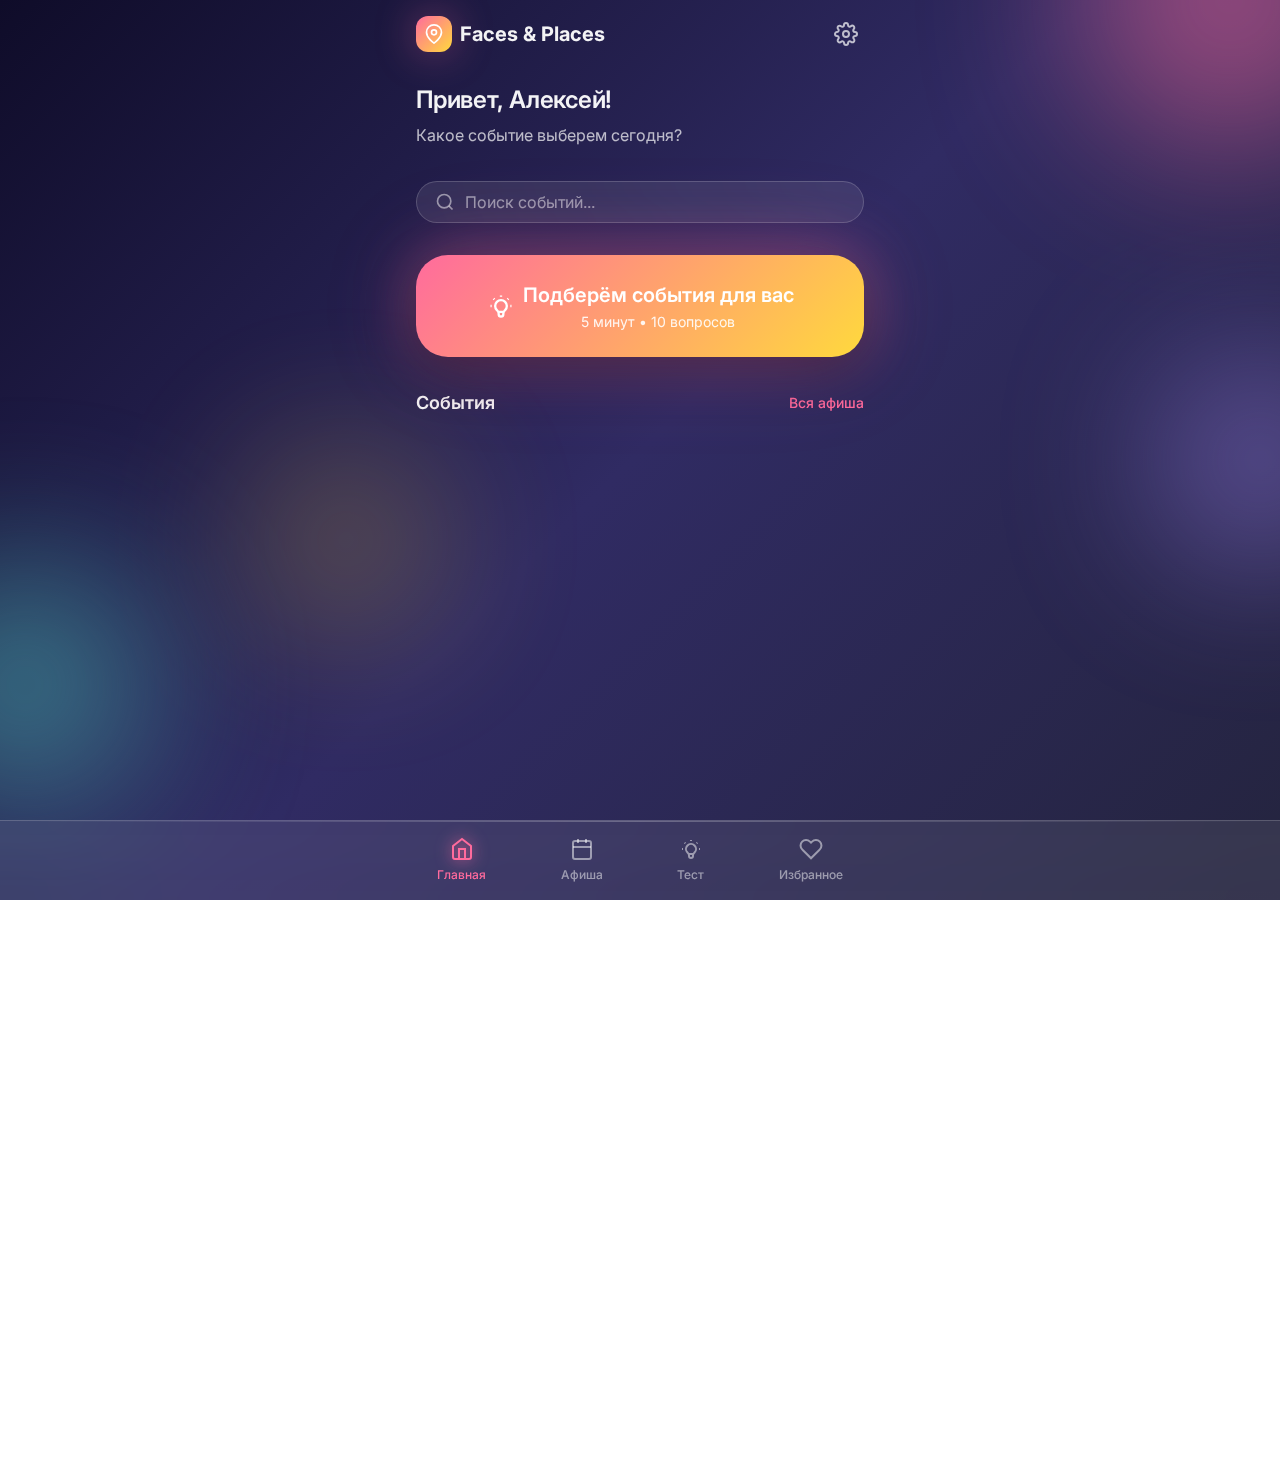
<file: index.html>
<!DOCTYPE html>
<html lang="ru">
<head>
  <meta charset="UTF-8">
  <meta name="viewport" content="width=device-width, initial-scale=1.0, viewport-fit=cover">
  <title>Faces & Places - Главная</title>
  <link rel="stylesheet" href="css/styles.css">
  <link rel="preconnect" href="https://fonts.googleapis.com">
  <link rel="preconnect" href="https://fonts.gstatic.com" crossorigin>
  <link href="https://fonts.googleapis.com/css2?family=Inter:wght@400;500;600;700&display=swap" rel="stylesheet">
</head>
<body>
  <!-- Animated background orbs -->
  <div class="bg-orbs">
    <div class="orb orb-1"></div>
    <div class="orb orb-2"></div>
    <div class="orb orb-3"></div>
    <div class="orb orb-4"></div>
  </div>

  <div class="page has-bottom-nav">
    <div class="container">

      <!-- Header -->
      <header class="page-header">
        <div class="logo">
          <div class="logo-icon">
            <svg width="20" height="20" viewBox="0 0 24 24" fill="none" stroke="currentColor" stroke-width="2">
              <path d="M21 10c0 7-9 13-9 13s-9-6-9-13a9 9 0 0 1 18 0z"/>
              <circle cx="12" cy="10" r="3"/>
            </svg>
          </div>
          <span>Faces & Places</span>
        </div>
        <a href="settings.html" class="btn btn-ghost btn-icon-sm">
          <svg width="24" height="24" viewBox="0 0 24 24" fill="none" stroke="currentColor" stroke-width="2">
            <circle cx="12" cy="12" r="3"/>
            <path d="M19.4 15a1.65 1.65 0 0 0 .33 1.82l.06.06a2 2 0 0 1 0 2.83 2 2 0 0 1-2.83 0l-.06-.06a1.65 1.65 0 0 0-1.82-.33 1.65 1.65 0 0 0-1 1.51V21a2 2 0 0 1-2 2 2 2 0 0 1-2-2v-.09A1.65 1.65 0 0 0 9 19.4a1.65 1.65 0 0 0-1.82.33l-.06.06a2 2 0 0 1-2.83 0 2 2 0 0 1 0-2.83l.06-.06a1.65 1.65 0 0 0 .33-1.82 1.65 1.65 0 0 0-1.51-1H3a2 2 0 0 1-2-2 2 2 0 0 1 2-2h.09A1.65 1.65 0 0 0 4.6 9a1.65 1.65 0 0 0-.33-1.82l-.06-.06a2 2 0 0 1 0-2.83 2 2 0 0 1 2.83 0l.06.06a1.65 1.65 0 0 0 1.82.33H9a1.65 1.65 0 0 0 1-1.51V3a2 2 0 0 1 2-2 2 2 0 0 1 2 2v.09a1.65 1.65 0 0 0 1 1.51 1.65 1.65 0 0 0 1.82-.33l.06-.06a2 2 0 0 1 2.83 0 2 2 0 0 1 0 2.83l-.06.06a1.65 1.65 0 0 0-.33 1.82V9a1.65 1.65 0 0 0 1.51 1H21a2 2 0 0 1 2 2 2 2 0 0 1-2 2h-.09a1.65 1.65 0 0 0-1.51 1z"/>
          </svg>
        </a>
      </header>

      <div class="page-content">

        <!-- Greeting -->
        <section class="section">
          <h1 class="heading-3 mb-sm">Привет, Алексей!</h1>
          <p class="text-muted">Какое событие выберем сегодня?</p>
        </section>

        <!-- Search -->
        <section class="section">
          <a href="places.html" class="search-bar">
            <span class="icon">
              <svg width="20" height="20" viewBox="0 0 24 24" fill="none" stroke="currentColor" stroke-width="2">
                <circle cx="11" cy="11" r="8"/>
                <path d="m21 21-4.35-4.35"/>
              </svg>
            </span>
            <input type="text" placeholder="Поиск событий..." readonly>
          </a>
        </section>

        <!-- CTA: Take the test - STANDOUT -->
        <section class="section">
          <a href="test.html" class="btn btn-cta btn-full">
            <svg width="28" height="28" viewBox="0 0 24 24" fill="none" stroke="currentColor" stroke-width="2">
              <path d="M9.663 17h4.673M12 3v1m6.364 1.636l-.707.707M21 12h-1M4 12H3m3.343-5.657l-.707-.707m2.828 9.9a5 5 0 117.072 0l-.548.547A3.374 3.374 0 0014 18.469V19a2 2 0 11-4 0v-.531c0-.895-.356-1.754-.988-2.386l-.548-.547z"/>
            </svg>
            <span class="flex flex-col items-center">
              <span style="font-size: 1.25rem;">Подберём события для вас</span>
              <span style="font-size: 0.875rem; opacity: 0.9; font-weight: 400;">5 минут • 10 вопросов</span>
            </span>
          </a>
        </section>

        <!-- Collections Mosaic (Categories + Favorites + Popular) -->
        <section class="section">
          <div class="section-header">
            <h2 class="section-title">События</h2>
            <a href="places.html" class="section-link">Вся афиша</a>
          </div>

          <div class="mosaic-grid stagger-children">
            <!-- Favorites - Tall card -->
            <a href="favorites.html" class="mosaic-item mosaic-item-tall mosaic-item-favorites">
              <div class="mosaic-bg" style="background: linear-gradient(135deg, rgba(255,107,157,0.4) 0%, rgba(167,139,250,0.4) 100%);"></div>
              <div class="mosaic-content" style="height: 100%; display: flex; flex-direction: column; justify-content: space-between; background: linear-gradient(to top, rgba(0,0,0,0.5) 0%, transparent 50%);">
                <div class="mosaic-icon">❤️</div>
                <div>
                  <div class="mosaic-title">Избранное</div>
                  <div class="mosaic-count">3 события</div>
                </div>
              </div>
            </a>

            <!-- Theatre -->
            <a href="places.html?category=theatre" class="mosaic-item">
              <div class="mosaic-bg" style="background: linear-gradient(135deg, #a78bfa 0%, #818cf8 100%);"></div>
              <div class="mosaic-content">
                <div class="mosaic-icon">🎭</div>
                <div class="mosaic-title">Театр</div>
                <div class="mosaic-count">24 спектакля</div>
              </div>
            </a>

            <!-- Cinema -->
            <a href="places.html?category=cinema" class="mosaic-item">
              <div class="mosaic-bg" style="background: linear-gradient(135deg, #ff9a56 0%, #ff6b6b 100%);"></div>
              <div class="mosaic-content">
                <div class="mosaic-icon">🎬</div>
                <div class="mosaic-title">Кино</div>
                <div class="mosaic-count">18 фильмов</div>
              </div>
            </a>

            <!-- Popular - Wide card -->
            <a href="places.html?filter=popular" class="mosaic-item mosaic-item-wide mosaic-item-popular">
              <div class="mosaic-bg" style="background: linear-gradient(135deg, rgba(78,205,196,0.5) 0%, rgba(96,165,250,0.5) 100%);"></div>
              <div class="mosaic-content" style="display: flex; align-items: center; gap: var(--space-md); background: linear-gradient(to top, rgba(0,0,0,0.4) 0%, transparent 100%);">
                <div class="mosaic-icon" style="margin-bottom: 0;">🔥</div>
                <div>
                  <div class="mosaic-title">Популярное</div>
                  <div class="mosaic-count">Топ-10 событий недели</div>
                </div>
              </div>
            </a>

            <!-- Quests - Tall card -->
            <a href="places.html?category=quest" class="mosaic-item mosaic-item-tall">
              <div class="mosaic-bg" style="background: linear-gradient(135deg, #4ade80 0%, #22d3ee 100%);"></div>
              <div class="mosaic-content" style="height: 100%; display: flex; flex-direction: column; justify-content: space-between; background: linear-gradient(to top, rgba(0,0,0,0.5) 0%, transparent 50%);">
                <div class="mosaic-icon">🔐</div>
                <div>
                  <div class="mosaic-title">Квесты</div>
                  <div class="mosaic-count">32 квеста</div>
                </div>
              </div>
            </a>

            <!-- Concerts -->
            <a href="places.html?category=concert" class="mosaic-item">
              <div class="mosaic-bg" style="background: linear-gradient(135deg, #f472b6 0%, #fb7185 100%);"></div>
              <div class="mosaic-content">
                <div class="mosaic-icon">🎤</div>
                <div class="mosaic-title">Концерты</div>
                <div class="mosaic-count">15 событий</div>
              </div>
            </a>

            <!-- Stand-up -->
            <a href="places.html?category=standup" class="mosaic-item">
              <div class="mosaic-bg" style="background: linear-gradient(135deg, #fbbf24 0%, #f97316 100%);"></div>
              <div class="mosaic-content">
                <div class="mosaic-icon">🎙️</div>
                <div class="mosaic-title">Стендап</div>
                <div class="mosaic-count">8 шоу</div>
              </div>
            </a>

            <!-- Exhibitions -->
            <a href="places.html?category=exhibition" class="mosaic-item">
              <div class="mosaic-bg" style="background: linear-gradient(135deg, #67e8f9 0%, #a5b4fc 100%);"></div>
              <div class="mosaic-content">
                <div class="mosaic-icon">🖼️</div>
                <div class="mosaic-title">Выставки</div>
                <div class="mosaic-count">12 выставок</div>
              </div>
            </a>
          </div>
        </section>

      </div>
    </div>

    <!-- Bottom Navigation -->
    <nav class="nav-bottom">
      <div class="nav-bottom-inner">
        <a href="index.html" class="nav-item active">
          <svg width="24" height="24" viewBox="0 0 24 24" fill="none" stroke="currentColor" stroke-width="2">
            <path d="m3 9 9-7 9 7v11a2 2 0 0 1-2 2H5a2 2 0 0 1-2-2z"/>
            <polyline points="9 22 9 12 15 12 15 22"/>
          </svg>
          <span class="nav-item-label">Главная</span>
        </a>
        <a href="places.html" class="nav-item">
          <svg width="24" height="24" viewBox="0 0 24 24" fill="none" stroke="currentColor" stroke-width="2">
            <rect x="3" y="4" width="18" height="18" rx="2" ry="2"/>
            <line x1="16" y1="2" x2="16" y2="6"/>
            <line x1="8" y1="2" x2="8" y2="6"/>
            <line x1="3" y1="10" x2="21" y2="10"/>
          </svg>
          <span class="nav-item-label">Афиша</span>
        </a>
        <a href="test.html" class="nav-item">
          <svg width="24" height="24" viewBox="0 0 24 24" fill="none" stroke="currentColor" stroke-width="2">
            <path d="M9.663 17h4.673M12 3v1m6.364 1.636l-.707.707M21 12h-1M4 12H3m3.343-5.657l-.707-.707m2.828 9.9a5 5 0 117.072 0l-.548.547A3.374 3.374 0 0014 18.469V19a2 2 0 11-4 0v-.531c0-.895-.356-1.754-.988-2.386l-.548-.547z"/>
          </svg>
          <span class="nav-item-label">Тест</span>
        </a>
        <a href="favorites.html" class="nav-item">
          <svg width="24" height="24" viewBox="0 0 24 24" fill="none" stroke="currentColor" stroke-width="2">
            <path d="M20.84 4.61a5.5 5.5 0 0 0-7.78 0L12 5.67l-1.06-1.06a5.5 5.5 0 0 0-7.78 7.78l1.06 1.06L12 21.23l7.78-7.78 1.06-1.06a5.5 5.5 0 0 0 0-7.78z"/>
          </svg>
          <span class="nav-item-label">Избранное</span>
        </a>
      </div>
    </nav>
  </div>
</body>
</html>
</file>
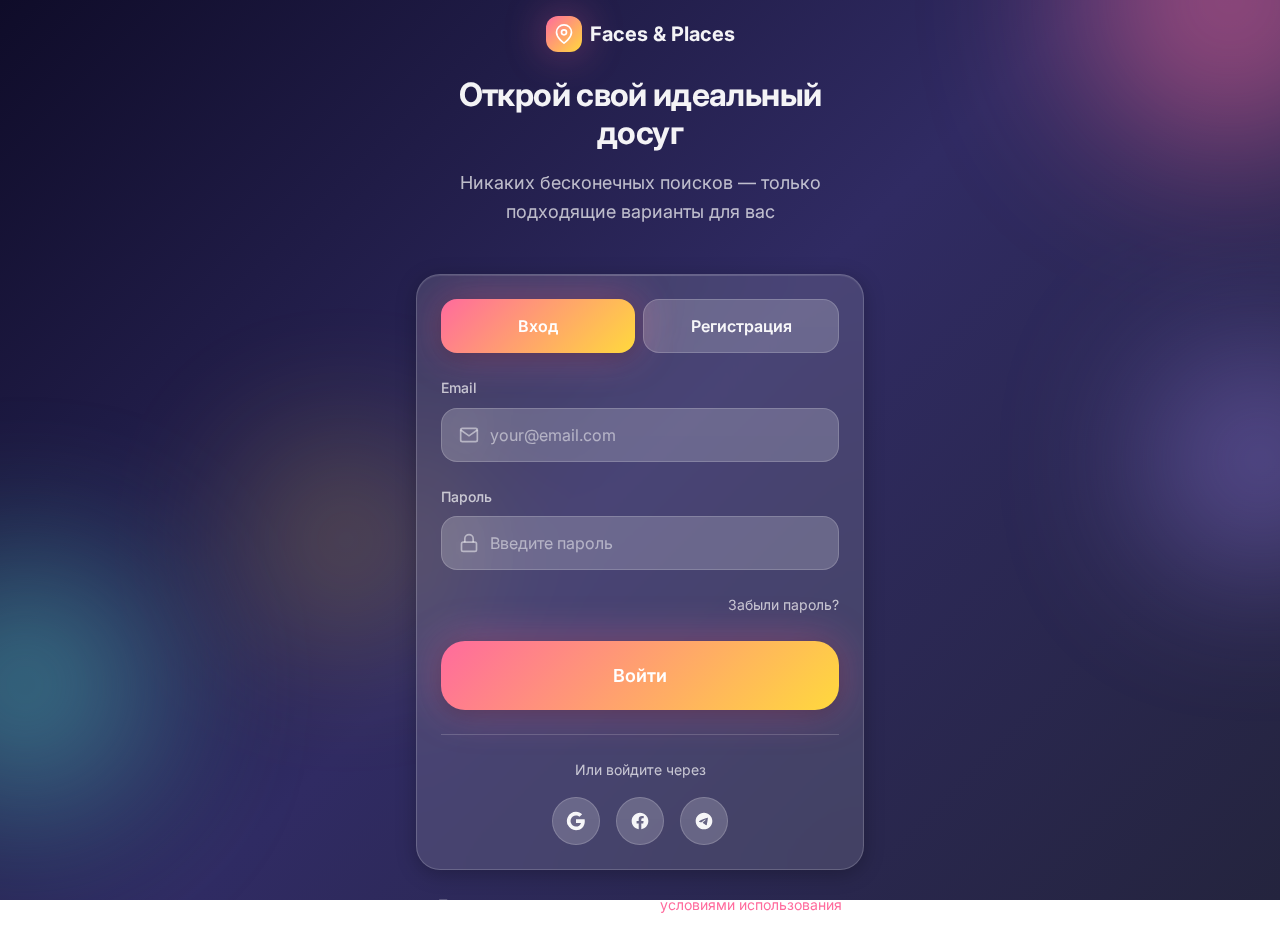
<file: auth.html>
<!DOCTYPE html>
<html lang="ru">
<head>
  <meta charset="UTF-8">
  <meta name="viewport" content="width=device-width, initial-scale=1.0, viewport-fit=cover">
  <title>Faces & Places - Вход</title>
  <link rel="stylesheet" href="css/styles.css">
  <link rel="preconnect" href="https://fonts.googleapis.com">
  <link rel="preconnect" href="https://fonts.gstatic.com" crossorigin>
  <link href="https://fonts.googleapis.com/css2?family=Inter:wght@400;500;600;700&display=swap" rel="stylesheet">
</head>
<body>
  <!-- Animated background orbs -->
  <div class="bg-orbs">
    <div class="orb orb-1"></div>
    <div class="orb orb-2"></div>
    <div class="orb orb-3"></div>
    <div class="orb orb-4"></div>
  </div>

  <div class="page">
    <div class="container">
      <div class="page-content flex flex-col justify-center" style="min-height: 100vh; min-height: 100dvh;">

        <!-- Logo & Intro -->
        <div class="text-center mb-2xl animate-fade-in">
          <div class="logo justify-center mb-lg">
            <div class="logo-icon">
              <svg width="20" height="20" viewBox="0 0 24 24" fill="none" stroke="currentColor" stroke-width="2">
                <path d="M21 10c0 7-9 13-9 13s-9-6-9-13a9 9 0 0 1 18 0z"/>
                <circle cx="12" cy="10" r="3"/>
              </svg>
            </div>
            <span>Faces & Places</span>
          </div>

          <h1 class="heading-2 mb-md">Открой свой идеальный досуг</h1>
          <p class="text-muted text-lg">
            Никаких бесконечных поисков — только подходящие варианты для вас
          </p>
        </div>

        <!-- Auth Form -->
        <div class="glass glass-strong p-lg animate-slide-up">
          <!-- Tabs -->
          <div class="flex gap-sm mb-lg">
            <button class="btn btn-primary flex-1">Вход</button>
            <button class="btn btn-secondary flex-1">Регистрация</button>
          </div>

          <!-- Login Form -->
          <form>
            <div class="form-group">
              <label class="form-label">Email</label>
              <div class="form-input-icon">
                <span class="icon">
                  <svg width="20" height="20" viewBox="0 0 24 24" fill="none" stroke="currentColor" stroke-width="2">
                    <path d="M4 4h16c1.1 0 2 .9 2 2v12c0 1.1-.9 2-2 2H4c-1.1 0-2-.9-2-2V6c0-1.1.9-2 2-2z"/>
                    <polyline points="22,6 12,13 2,6"/>
                  </svg>
                </span>
                <input type="email" class="form-input" placeholder="your@email.com">
              </div>
            </div>

            <div class="form-group">
              <label class="form-label">Пароль</label>
              <div class="form-input-icon">
                <span class="icon">
                  <svg width="20" height="20" viewBox="0 0 24 24" fill="none" stroke="currentColor" stroke-width="2">
                    <rect x="3" y="11" width="18" height="11" rx="2" ry="2"/>
                    <path d="M7 11V7a5 5 0 0 1 10 0v4"/>
                  </svg>
                </span>
                <input type="password" class="form-input" placeholder="Введите пароль">
              </div>
            </div>

            <a href="#" class="text-sm text-muted" style="display: block; text-align: right; margin-bottom: var(--space-lg);">
              Забыли пароль?
            </a>

            <button type="submit" class="btn btn-primary btn-lg btn-full">
              Войти
            </button>
          </form>

          <div class="divider"></div>

          <!-- Social Login -->
          <p class="text-center text-muted text-sm mb-md">Или войдите через</p>
          <div class="flex gap-md justify-center">
            <button class="btn btn-secondary btn-icon">
              <svg width="20" height="20" viewBox="0 0 24 24" fill="currentColor">
                <path d="M22.56 12.25c0-.78-.07-1.53-.2-2.25H12v4.26h5.92c-.26 1.37-1.04 2.53-2.21 3.31v2.77h3.57c2.08-1.92 3.28-4.74 3.28-8.09z"/>
                <path d="M12 23c2.97 0 5.46-.98 7.28-2.66l-3.57-2.77c-.98.66-2.23 1.06-3.71 1.06-2.86 0-5.29-1.93-6.16-4.53H2.18v2.84C3.99 20.53 7.7 23 12 23z"/>
                <path d="M5.84 14.09c-.22-.66-.35-1.36-.35-2.09s.13-1.43.35-2.09V7.07H2.18C1.43 8.55 1 10.22 1 12s.43 3.45 1.18 4.93l2.85-2.22.81-.62z"/>
                <path d="M12 5.38c1.62 0 3.06.56 4.21 1.64l3.15-3.15C17.45 2.09 14.97 1 12 1 7.7 1 3.99 3.47 2.18 7.07l3.66 2.84c.87-2.6 3.3-4.53 6.16-4.53z"/>
              </svg>
            </button>
            <button class="btn btn-secondary btn-icon">
              <svg width="20" height="20" viewBox="0 0 24 24" fill="currentColor">
                <path d="M12 2C6.477 2 2 6.477 2 12c0 4.991 3.657 9.128 8.438 9.879V14.89h-2.54V12h2.54V9.797c0-2.506 1.492-3.89 3.777-3.89 1.094 0 2.238.195 2.238.195v2.46h-1.26c-1.243 0-1.63.771-1.63 1.562V12h2.773l-.443 2.89h-2.33v6.989C18.343 21.129 22 16.99 22 12c0-5.523-4.477-10-10-10z"/>
              </svg>
            </button>
            <button class="btn btn-secondary btn-icon">
              <svg width="20" height="20" viewBox="0 0 24 24" fill="currentColor">
                <path d="M12 2C6.48 2 2 6.48 2 12s4.48 10 10 10 10-4.48 10-10S17.52 2 12 2zm4.64 6.8c-.15 1.58-.8 5.42-1.13 7.19-.14.75-.42 1-.68 1.03-.58.05-1.02-.38-1.58-.75-.88-.58-1.38-.94-2.23-1.5-.99-.65-.35-1.01.22-1.59.15-.15 2.71-2.48 2.76-2.69a.2.2 0 00-.05-.18c-.06-.05-.14-.03-.21-.02-.09.02-1.49.95-4.22 2.79-.4.27-.76.41-1.08.4-.36-.01-1.04-.2-1.55-.37-.63-.2-1.12-.31-1.08-.66.02-.18.27-.36.74-.55 2.92-1.27 4.86-2.11 5.83-2.51 2.78-1.16 3.35-1.36 3.73-1.36.08 0 .27.02.39.12.1.08.13.19.14.27-.01.06.01.24 0 .38z"/>
              </svg>
            </button>
          </div>
        </div>

        <!-- Footer -->
        <p class="text-center text-muted text-sm mt-lg">
          Продолжая, вы соглашаетесь с <a href="#" style="color: var(--color-accent-primary);">условиями использования</a>
        </p>

      </div>
    </div>
  </div>
</body>
</html>
</file>
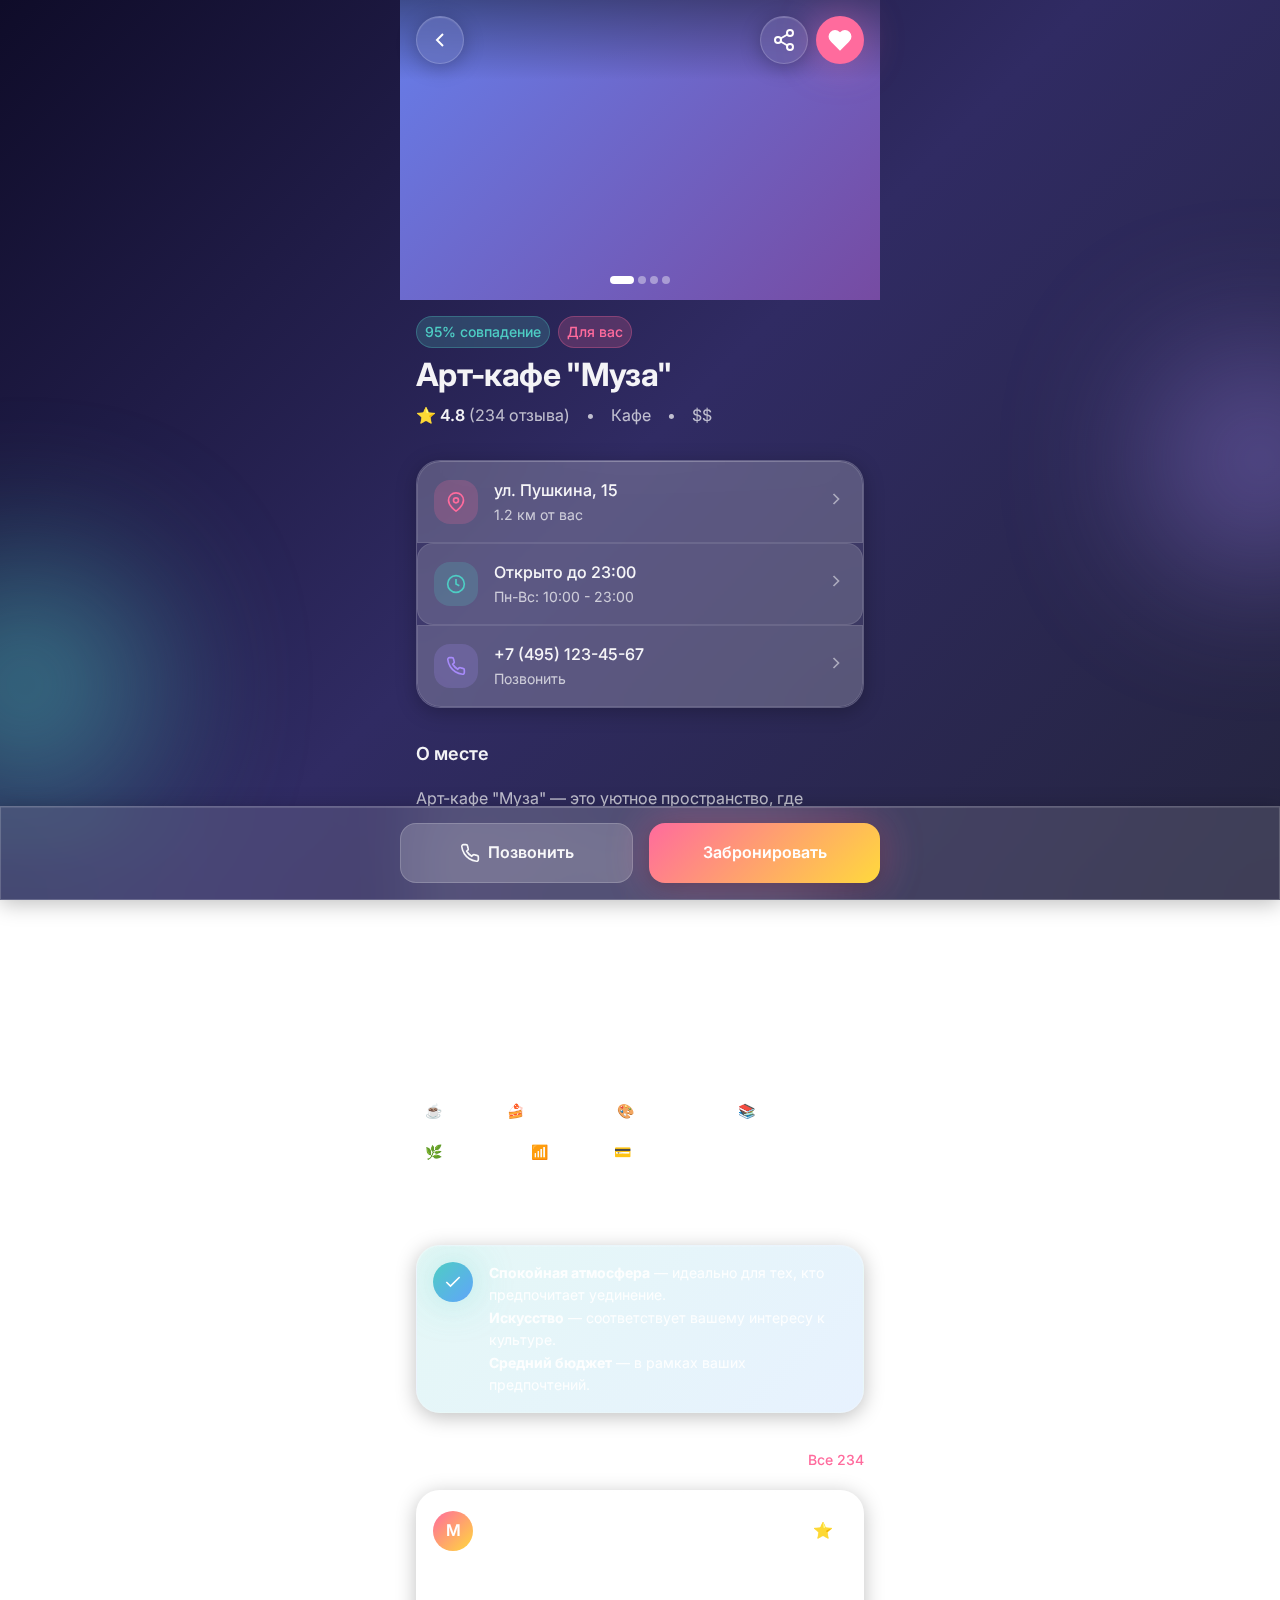
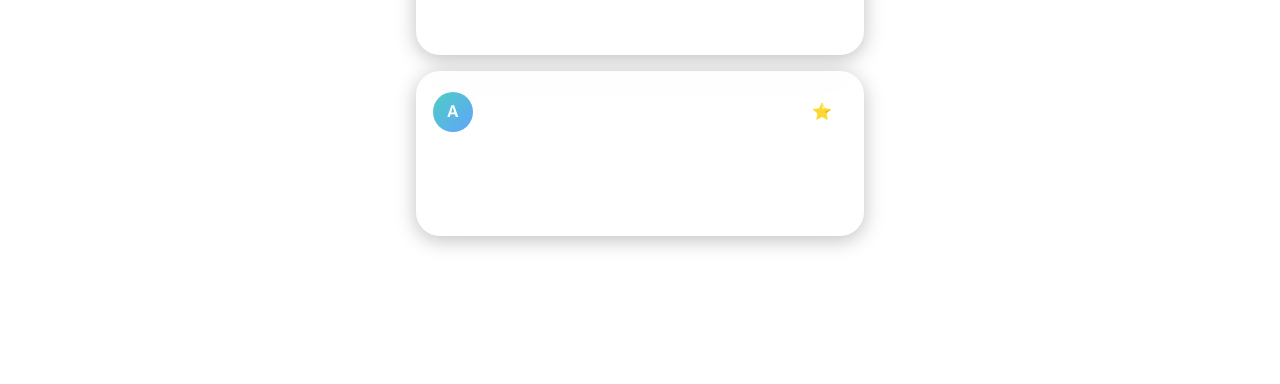
<file: card.html>
<!DOCTYPE html>
<html lang="ru">
<head>
  <meta charset="UTF-8">
  <meta name="viewport" content="width=device-width, initial-scale=1.0, viewport-fit=cover">
  <title>Faces & Places - Арт-кафе "Муза"</title>
  <link rel="stylesheet" href="css/styles.css">
  <link rel="preconnect" href="https://fonts.googleapis.com">
  <link rel="preconnect" href="https://fonts.gstatic.com" crossorigin>
  <link href="https://fonts.googleapis.com/css2?family=Inter:wght@400;500;600;700&display=swap" rel="stylesheet">
  <style>
    .card-hero {
      position: relative;
      height: 300px;
      margin: 0 calc(var(--space-md) * -1);
    }
    .card-hero-image {
      width: 100%;
      height: 100%;
      background: linear-gradient(135deg, #667eea 0%, #764ba2 100%);
    }
    .card-hero-overlay {
      position: absolute;
      top: 0;
      left: 0;
      right: 0;
      padding: var(--space-md);
      display: flex;
      justify-content: space-between;
      align-items: flex-start;
      background: linear-gradient(180deg, rgba(0,0,0,0.4) 0%, transparent 100%);
    }
    .card-hero-actions {
      display: flex;
      gap: var(--space-sm);
    }
    .gallery-dots {
      position: absolute;
      bottom: var(--space-md);
      left: 50%;
      transform: translateX(-50%);
      display: flex;
      gap: var(--space-xs);
    }
    .gallery-dot {
      width: 8px;
      height: 8px;
      border-radius: 50%;
      background: rgba(255,255,255,0.4);
      backdrop-filter: blur(4px);
    }
    .gallery-dot.active {
      background: white;
      width: 24px;
      border-radius: 4px;
    }
  </style>
</head>
<body>
  <!-- Animated background orbs -->
  <div class="bg-orbs">
    <div class="orb orb-2"></div>
    <div class="orb orb-3"></div>
  </div>

  <div class="page">
    <div class="container">

      <!-- Hero Image -->
      <div class="card-hero">
        <div class="card-hero-image"></div>
        <div class="card-hero-overlay">
          <a href="places.html" class="btn btn-icon glass" style="color: white;">
            <svg width="24" height="24" viewBox="0 0 24 24" fill="none" stroke="currentColor" stroke-width="2">
              <path d="m15 18-6-6 6-6"/>
            </svg>
          </a>
          <div class="card-hero-actions">
            <button class="btn btn-icon glass" style="color: white;">
              <svg width="24" height="24" viewBox="0 0 24 24" fill="none" stroke="currentColor" stroke-width="2">
                <circle cx="18" cy="5" r="3"/>
                <circle cx="6" cy="12" r="3"/>
                <circle cx="18" cy="19" r="3"/>
                <line x1="8.59" y1="13.51" x2="15.42" y2="17.49"/>
                <line x1="15.41" y1="6.51" x2="8.59" y2="10.49"/>
              </svg>
            </button>
            <button class="btn btn-icon" style="background: var(--color-accent-primary); color: white; box-shadow: var(--glow-primary);">
              <svg width="24" height="24" viewBox="0 0 24 24" fill="currentColor" stroke="currentColor" stroke-width="2">
                <path d="M20.84 4.61a5.5 5.5 0 0 0-7.78 0L12 5.67l-1.06-1.06a5.5 5.5 0 0 0-7.78 7.78l1.06 1.06L12 21.23l7.78-7.78 1.06-1.06a5.5 5.5 0 0 0 0-7.78z"/>
              </svg>
            </button>
          </div>
        </div>
        <!-- Gallery dots -->
        <div class="gallery-dots">
          <div class="gallery-dot active"></div>
          <div class="gallery-dot"></div>
          <div class="gallery-dot"></div>
          <div class="gallery-dot"></div>
        </div>
      </div>

      <div class="page-content">

        <!-- Title & Rating -->
        <section class="section">
          <div class="flex items-center gap-sm mb-sm">
            <span class="tag tag-teal text-xs">95% совпадение</span>
            <span class="tag tag-accent text-xs">Для вас</span>
          </div>
          <h1 class="heading-2 mb-sm">Арт-кафе "Муза"</h1>
          <div class="flex items-center gap-md text-muted">
            <div class="flex items-center gap-xs">
              <span style="color: #FFD700;">⭐</span>
              <span style="color: var(--color-text-primary); font-weight: 600;">4.8</span>
              <span>(234 отзыва)</span>
            </div>
            <span>•</span>
            <span>Кафе</span>
            <span>•</span>
            <span>$$</span>
          </div>
        </section>

        <!-- Quick Info -->
        <section class="section">
          <div class="glass">
            <div class="list-item" style="border-bottom: 1px solid var(--glass-border-light); border-radius: var(--radius-lg) var(--radius-lg) 0 0;">
              <div class="list-item-icon" style="background: rgba(255, 107, 157, 0.2); color: var(--color-accent-primary);">
                <svg width="20" height="20" viewBox="0 0 24 24" fill="none" stroke="currentColor" stroke-width="2">
                  <path d="M21 10c0 7-9 13-9 13s-9-6-9-13a9 9 0 0 1 18 0z"/>
                  <circle cx="12" cy="10" r="3"/>
                </svg>
              </div>
              <div class="list-item-content">
                <div style="font-weight: 500;">ул. Пушкина, 15</div>
                <div class="text-sm text-muted">1.2 км от вас</div>
              </div>
              <div class="list-item-action">
                <svg width="20" height="20" viewBox="0 0 24 24" fill="none" stroke="currentColor" stroke-width="2">
                  <path d="m9 18 6-6-6-6"/>
                </svg>
              </div>
            </div>

            <div class="list-item" style="border-bottom: 1px solid var(--glass-border-light);">
              <div class="list-item-icon" style="background: rgba(78, 205, 196, 0.2); color: var(--color-accent-secondary);">
                <svg width="20" height="20" viewBox="0 0 24 24" fill="none" stroke="currentColor" stroke-width="2">
                  <circle cx="12" cy="12" r="10"/>
                  <polyline points="12 6 12 12 16 14"/>
                </svg>
              </div>
              <div class="list-item-content">
                <div style="font-weight: 500;">Открыто до 23:00</div>
                <div class="text-sm text-muted">Пн-Вс: 10:00 - 23:00</div>
              </div>
              <div class="list-item-action">
                <svg width="20" height="20" viewBox="0 0 24 24" fill="none" stroke="currentColor" stroke-width="2">
                  <path d="m9 18 6-6-6-6"/>
                </svg>
              </div>
            </div>

            <div class="list-item" style="border-radius: 0 0 var(--radius-lg) var(--radius-lg);">
              <div class="list-item-icon" style="background: rgba(167, 139, 250, 0.2); color: var(--color-accent-purple);">
                <svg width="20" height="20" viewBox="0 0 24 24" fill="none" stroke="currentColor" stroke-width="2">
                  <path d="M22 16.92v3a2 2 0 0 1-2.18 2 19.79 19.79 0 0 1-8.63-3.07 19.5 19.5 0 0 1-6-6 19.79 19.79 0 0 1-3.07-8.67A2 2 0 0 1 4.11 2h3a2 2 0 0 1 2 1.72 12.84 12.84 0 0 0 .7 2.81 2 2 0 0 1-.45 2.11L8.09 9.91a16 16 0 0 0 6 6l1.27-1.27a2 2 0 0 1 2.11-.45 12.84 12.84 0 0 0 2.81.7A2 2 0 0 1 22 16.92z"/>
                </svg>
              </div>
              <div class="list-item-content">
                <div style="font-weight: 500;">+7 (495) 123-45-67</div>
                <div class="text-sm text-muted">Позвонить</div>
              </div>
              <div class="list-item-action">
                <svg width="20" height="20" viewBox="0 0 24 24" fill="none" stroke="currentColor" stroke-width="2">
                  <path d="m9 18 6-6-6-6"/>
                </svg>
              </div>
            </div>
          </div>
        </section>

        <!-- About -->
        <section class="section">
          <h2 class="section-title mb-md">О месте</h2>
          <p class="text-muted" style="line-height: 1.7;">
            Арт-кафе "Муза" — это уютное пространство, где искусство встречается с гастрономией. Здесь вы найдёте авторские блюда, вдохновлённые шедеврами мировой живописи, а интерьер украшают работы местных художников.
          </p>
          <p class="text-muted mt-md" style="line-height: 1.7;">
            Идеальное место для тех, кто ценит творческую атмосферу и хочет провести время в окружении прекрасного.
          </p>
        </section>

        <!-- Tags -->
        <section class="section">
          <h2 class="section-title mb-md">Особенности</h2>
          <div class="tags flex-wrap">
            <span class="tag">☕ Кофе</span>
            <span class="tag">🍰 Десерты</span>
            <span class="tag">🎨 Искусство</span>
            <span class="tag">📚 Книги</span>
            <span class="tag">🌿 Веранда</span>
            <span class="tag">📶 Wi-Fi</span>
            <span class="tag">💳 Оплата картой</span>
          </div>
        </section>

        <!-- Why it matches -->
        <section class="section">
          <h2 class="section-title mb-md">Почему подходит вам</h2>
          <div class="glass p-md" style="background: linear-gradient(135deg, rgba(78, 205, 196, 0.15) 0%, rgba(96, 165, 250, 0.15) 100%);">
            <div class="flex gap-md">
              <div style="width: 40px; height: 40px; background: var(--gradient-secondary); border-radius: 50%; display: flex; align-items: center; justify-content: center; color: white; flex-shrink: 0; box-shadow: var(--glow-secondary);">
                <svg width="20" height="20" viewBox="0 0 24 24" fill="none" stroke="currentColor" stroke-width="2">
                  <polyline points="20 6 9 17 4 12"/>
                </svg>
              </div>
              <div>
                <p class="text-sm" style="line-height: 1.6;">
                  <strong>Спокойная атмосфера</strong> — идеально для тех, кто предпочитает уединение.<br>
                  <strong>Искусство</strong> — соответствует вашему интересу к культуре.<br>
                  <strong>Средний бюджет</strong> — в рамках ваших предпочтений.
                </p>
              </div>
            </div>
          </div>
        </section>

        <!-- Reviews -->
        <section class="section">
          <div class="section-header">
            <h2 class="section-title">Отзывы</h2>
            <a href="#" class="section-link">Все 234</a>
          </div>

          <div class="list">
            <!-- Review 1 -->
            <div class="glass p-md">
              <div class="flex items-center gap-md mb-md">
                <div style="width: 40px; height: 40px; background: var(--gradient-primary); border-radius: 50%; display: flex; align-items: center; justify-content: center; color: white; font-weight: 600;">
                  М
                </div>
                <div class="flex-1">
                  <div style="font-weight: 500;">Мария К.</div>
                  <div class="text-sm text-muted">2 дня назад</div>
                </div>
                <div class="flex items-center gap-xs">
                  <span style="color: #FFD700;">⭐</span>
                  <span style="font-weight: 600;">5</span>
                </div>
              </div>
              <p class="text-sm text-muted" style="line-height: 1.6;">
                Потрясающее место! Атмосфера невероятная, а кофе — один из лучших в городе. Обязательно попробуйте чизкейк "Моне" — это что-то!
              </p>
            </div>

            <!-- Review 2 -->
            <div class="glass p-md">
              <div class="flex items-center gap-md mb-md">
                <div style="width: 40px; height: 40px; background: var(--gradient-secondary); border-radius: 50%; display: flex; align-items: center; justify-content: center; color: white; font-weight: 600;">
                  А
                </div>
                <div class="flex-1">
                  <div style="font-weight: 500;">Андрей П.</div>
                  <div class="text-sm text-muted">1 неделю назад</div>
                </div>
                <div class="flex items-center gap-xs">
                  <span style="color: #FFD700;">⭐</span>
                  <span style="font-weight: 600;">4</span>
                </div>
              </div>
              <p class="text-sm text-muted" style="line-height: 1.6;">
                Хорошее место для работы или чтения. Персонал приветливый, не торопят. Единственный минус — в выходные бывает шумно.
              </p>
            </div>
          </div>
        </section>

        <!-- Spacer for bottom buttons -->
        <div style="height: 100px;"></div>

      </div>

      <!-- Bottom Actions -->
      <div style="position: fixed; bottom: 0; left: 0; right: 0; z-index: 100;">
        <div class="glass glass-strong" style="border-radius: 0; border-top: 1px solid var(--glass-border); padding: var(--space-md); padding-bottom: calc(var(--space-md) + env(safe-area-inset-bottom, 0px));">
          <div class="container" style="padding: 0;">
            <div class="flex gap-md">
              <a href="index.html" class="btn btn-secondary flex-1">
                <svg width="20" height="20" viewBox="0 0 24 24" fill="none" stroke="currentColor" stroke-width="2">
                  <path d="M22 16.92v3a2 2 0 0 1-2.18 2 19.79 19.79 0 0 1-8.63-3.07 19.5 19.5 0 0 1-6-6 19.79 19.79 0 0 1-3.07-8.67A2 2 0 0 1 4.11 2h3a2 2 0 0 1 2 1.72 12.84 12.84 0 0 0 .7 2.81 2 2 0 0 1-.45 2.11L8.09 9.91a16 16 0 0 0 6 6l1.27-1.27a2 2 0 0 1 2.11-.45 12.84 12.84 0 0 0 2.81.7A2 2 0 0 1 22 16.92z"/>
                </svg>
                Позвонить
              </a>
              <a href="#" class="btn btn-primary flex-1">
                Забронировать
              </a>
            </div>
          </div>
        </div>
      </div>

    </div>
  </div>
</body>
</html>
</file>
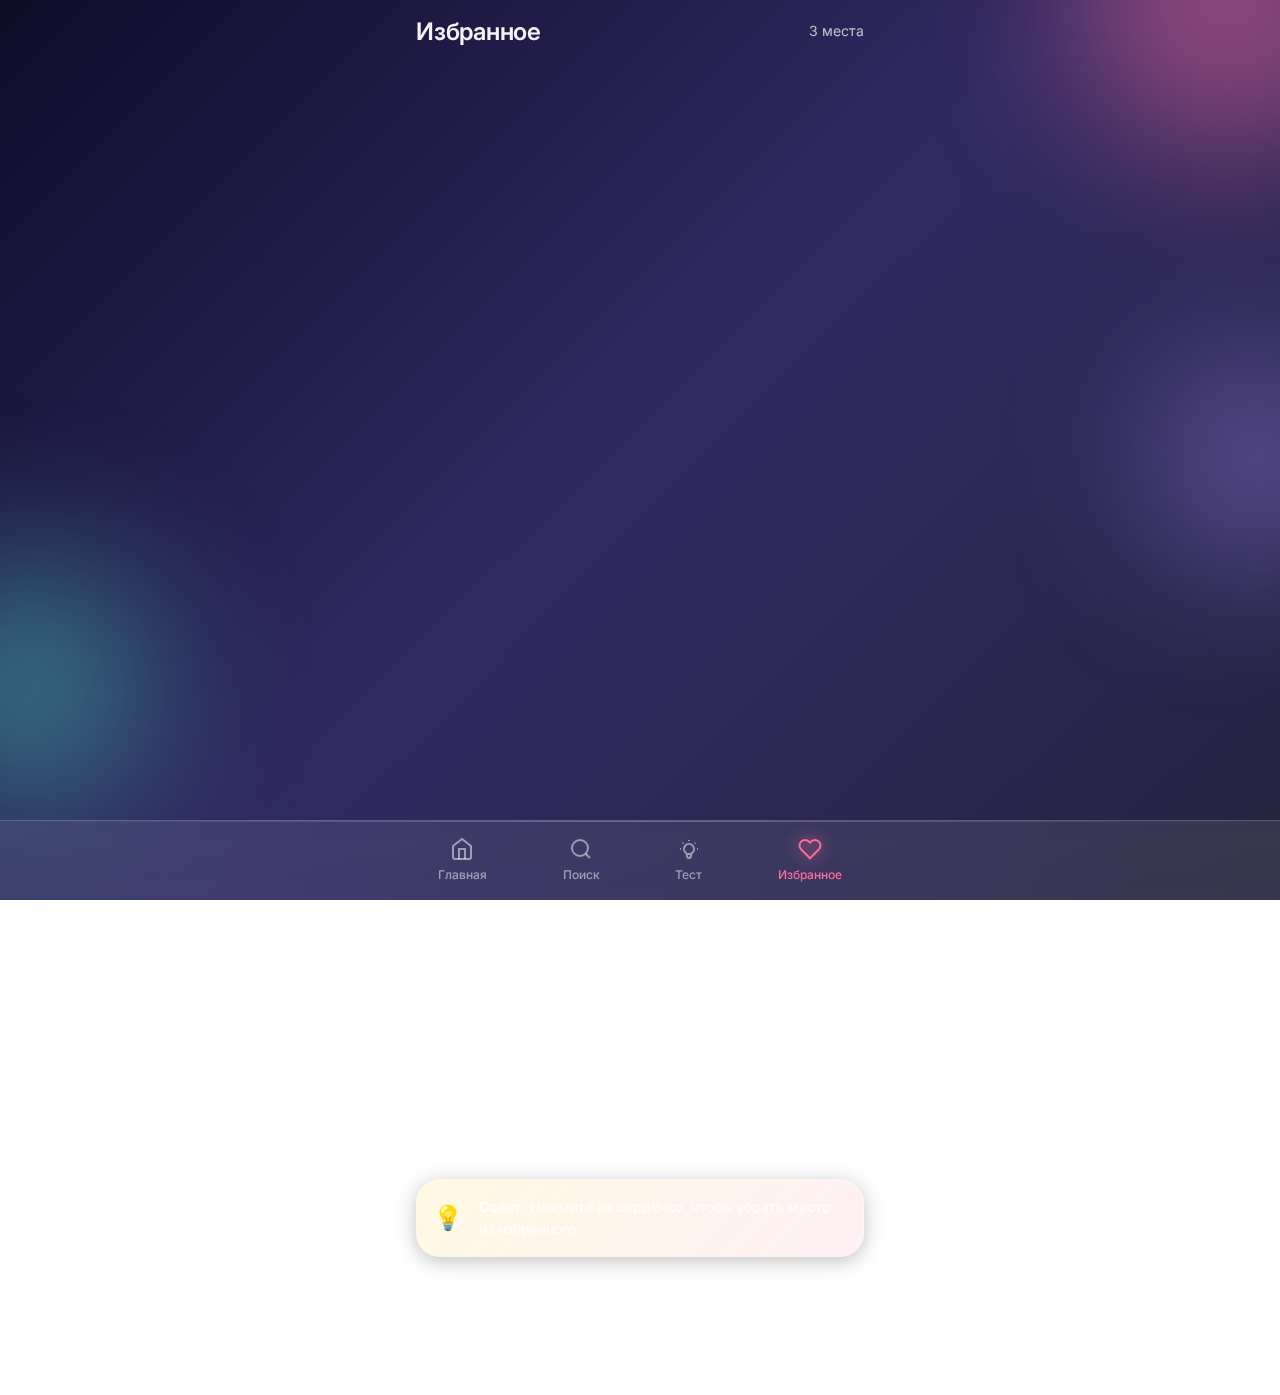
<file: favorites.html>
<!DOCTYPE html>
<html lang="ru">
<head>
  <meta charset="UTF-8">
  <meta name="viewport" content="width=device-width, initial-scale=1.0, viewport-fit=cover">
  <title>Faces & Places - Избранное</title>
  <link rel="stylesheet" href="css/styles.css">
  <link rel="preconnect" href="https://fonts.googleapis.com">
  <link rel="preconnect" href="https://fonts.gstatic.com" crossorigin>
  <link href="https://fonts.googleapis.com/css2?family=Inter:wght@400;500;600;700&display=swap" rel="stylesheet">
</head>
<body>
  <!-- Animated background orbs -->
  <div class="bg-orbs">
    <div class="orb orb-1"></div>
    <div class="orb orb-2"></div>
    <div class="orb orb-3"></div>
  </div>

  <div class="page has-bottom-nav">
    <div class="container">

      <!-- Header -->
      <header class="page-header">
        <h1 class="heading-3">Избранное</h1>
        <span class="text-muted text-sm">3 места</span>
      </header>

      <div class="page-content">

        <!-- Saved places -->
        <section class="section">
          <div class="list stagger-children">
            <!-- Favorite 1 -->
            <a href="card.html" class="card">
              <div class="card-image">
                <div style="width: 100%; height: 100%; background: linear-gradient(135deg, #667eea 0%, #764ba2 100%);"></div>
                <button class="card-favorite btn btn-icon-sm" style="background: var(--color-accent-primary); color: white; box-shadow: var(--glow-primary);">
                  <svg width="20" height="20" viewBox="0 0 24 24" fill="currentColor" stroke="currentColor" stroke-width="2">
                    <path d="M20.84 4.61a5.5 5.5 0 0 0-7.78 0L12 5.67l-1.06-1.06a5.5 5.5 0 0 0-7.78 7.78l1.06 1.06L12 21.23l7.78-7.78 1.06-1.06a5.5 5.5 0 0 0 0-7.78z"/>
                  </svg>
                </button>
                <div class="card-image-overlay">
                  <h3 class="card-title">Арт-кафе "Муза"</h3>
                  <div class="flex items-center gap-sm text-sm" style="opacity: 0.9;">
                    <span>⭐ 4.8</span>
                    <span>•</span>
                    <span>Кафе</span>
                    <span>•</span>
                    <span>1.2 км</span>
                  </div>
                </div>
              </div>
              <div class="card-body">
                <div class="flex justify-between items-center">
                  <div class="tags">
                    <span class="tag tag-purple text-xs">Искусство</span>
                    <span class="tag tag-teal text-xs">Уютно</span>
                  </div>
                  <span class="text-xs text-muted">2 дня назад</span>
                </div>
              </div>
            </a>

            <!-- Favorite 2 -->
            <a href="card.html" class="card">
              <div class="card-image">
                <div style="width: 100%; height: 100%; background: linear-gradient(135deg, #f093fb 0%, #f5576c 100%);"></div>
                <button class="card-favorite btn btn-icon-sm" style="background: var(--color-accent-primary); color: white; box-shadow: var(--glow-primary);">
                  <svg width="20" height="20" viewBox="0 0 24 24" fill="currentColor" stroke="currentColor" stroke-width="2">
                    <path d="M20.84 4.61a5.5 5.5 0 0 0-7.78 0L12 5.67l-1.06-1.06a5.5 5.5 0 0 0-7.78 7.78l1.06 1.06L12 21.23l7.78-7.78 1.06-1.06a5.5 5.5 0 0 0 0-7.78z"/>
                  </svg>
                </button>
                <div class="card-image-overlay">
                  <h3 class="card-title">Парк "Зелёная роща"</h3>
                  <div class="flex items-center gap-sm text-sm" style="opacity: 0.9;">
                    <span>⭐ 4.9</span>
                    <span>•</span>
                    <span>Парк</span>
                    <span>•</span>
                    <span>2.5 км</span>
                  </div>
                </div>
              </div>
              <div class="card-body">
                <div class="flex justify-between items-center">
                  <div class="tags">
                    <span class="tag tag-accent text-xs">Природа</span>
                    <span class="tag text-xs">Бесплатно</span>
                  </div>
                  <span class="text-xs text-muted">5 дней назад</span>
                </div>
              </div>
            </a>

            <!-- Favorite 3 -->
            <a href="card.html" class="card">
              <div class="card-image">
                <div style="width: 100%; height: 100%; background: linear-gradient(135deg, #11998e 0%, #38ef7d 100%);"></div>
                <button class="card-favorite btn btn-icon-sm" style="background: var(--color-accent-primary); color: white; box-shadow: var(--glow-primary);">
                  <svg width="20" height="20" viewBox="0 0 24 24" fill="currentColor" stroke="currentColor" stroke-width="2">
                    <path d="M20.84 4.61a5.5 5.5 0 0 0-7.78 0L12 5.67l-1.06-1.06a5.5 5.5 0 0 0-7.78 7.78l1.06 1.06L12 21.23l7.78-7.78 1.06-1.06a5.5 5.5 0 0 0 0-7.78z"/>
                  </svg>
                </button>
                <div class="card-image-overlay">
                  <h3 class="card-title">Парк "Тихая роща"</h3>
                  <div class="flex items-center gap-sm text-sm" style="opacity: 0.9;">
                    <span>⭐ 4.9</span>
                    <span>•</span>
                    <span>Парк</span>
                    <span>•</span>
                    <span>1.5 км</span>
                  </div>
                </div>
              </div>
              <div class="card-body">
                <div class="flex justify-between items-center">
                  <div class="tags">
                    <span class="tag tag-accent text-xs">Природа</span>
                    <span class="tag tag-teal text-xs">Тихо</span>
                  </div>
                  <span class="text-xs text-muted">1 неделю назад</span>
                </div>
              </div>
            </a>
          </div>
        </section>

        <!-- Tip -->
        <section class="section">
          <div class="glass p-md" style="background: linear-gradient(135deg, rgba(255, 217, 61, 0.15) 0%, rgba(255, 107, 157, 0.1) 100%);">
            <div class="flex gap-md items-center">
              <div style="font-size: 24px;">💡</div>
              <p class="text-sm">
                <strong>Совет:</strong> Нажмите на сердечко, чтобы убрать место из избранного
              </p>
            </div>
          </div>
        </section>

      </div>
    </div>

    <!-- Bottom Navigation -->
    <nav class="nav-bottom">
      <div class="nav-bottom-inner">
        <a href="index.html" class="nav-item">
          <svg width="24" height="24" viewBox="0 0 24 24" fill="none" stroke="currentColor" stroke-width="2">
            <path d="m3 9 9-7 9 7v11a2 2 0 0 1-2 2H5a2 2 0 0 1-2-2z"/>
            <polyline points="9 22 9 12 15 12 15 22"/>
          </svg>
          <span class="nav-item-label">Главная</span>
        </a>
        <a href="places.html" class="nav-item">
          <svg width="24" height="24" viewBox="0 0 24 24" fill="none" stroke="currentColor" stroke-width="2">
            <circle cx="11" cy="11" r="8"/>
            <path d="m21 21-4.35-4.35"/>
          </svg>
          <span class="nav-item-label">Поиск</span>
        </a>
        <a href="test.html" class="nav-item">
          <svg width="24" height="24" viewBox="0 0 24 24" fill="none" stroke="currentColor" stroke-width="2">
            <path d="M9.663 17h4.673M12 3v1m6.364 1.636l-.707.707M21 12h-1M4 12H3m3.343-5.657l-.707-.707m2.828 9.9a5 5 0 117.072 0l-.548.547A3.374 3.374 0 0014 18.469V19a2 2 0 11-4 0v-.531c0-.895-.356-1.754-.988-2.386l-.548-.547z"/>
          </svg>
          <span class="nav-item-label">Тест</span>
        </a>
        <a href="favorites.html" class="nav-item active">
          <svg width="24" height="24" viewBox="0 0 24 24" fill="none" stroke="currentColor" stroke-width="2">
            <path d="M20.84 4.61a5.5 5.5 0 0 0-7.78 0L12 5.67l-1.06-1.06a5.5 5.5 0 0 0-7.78 7.78l1.06 1.06L12 21.23l7.78-7.78 1.06-1.06a5.5 5.5 0 0 0 0-7.78z"/>
          </svg>
          <span class="nav-item-label">Избранное</span>
        </a>
      </div>
    </nav>
  </div>
</body>
</html>
</file>
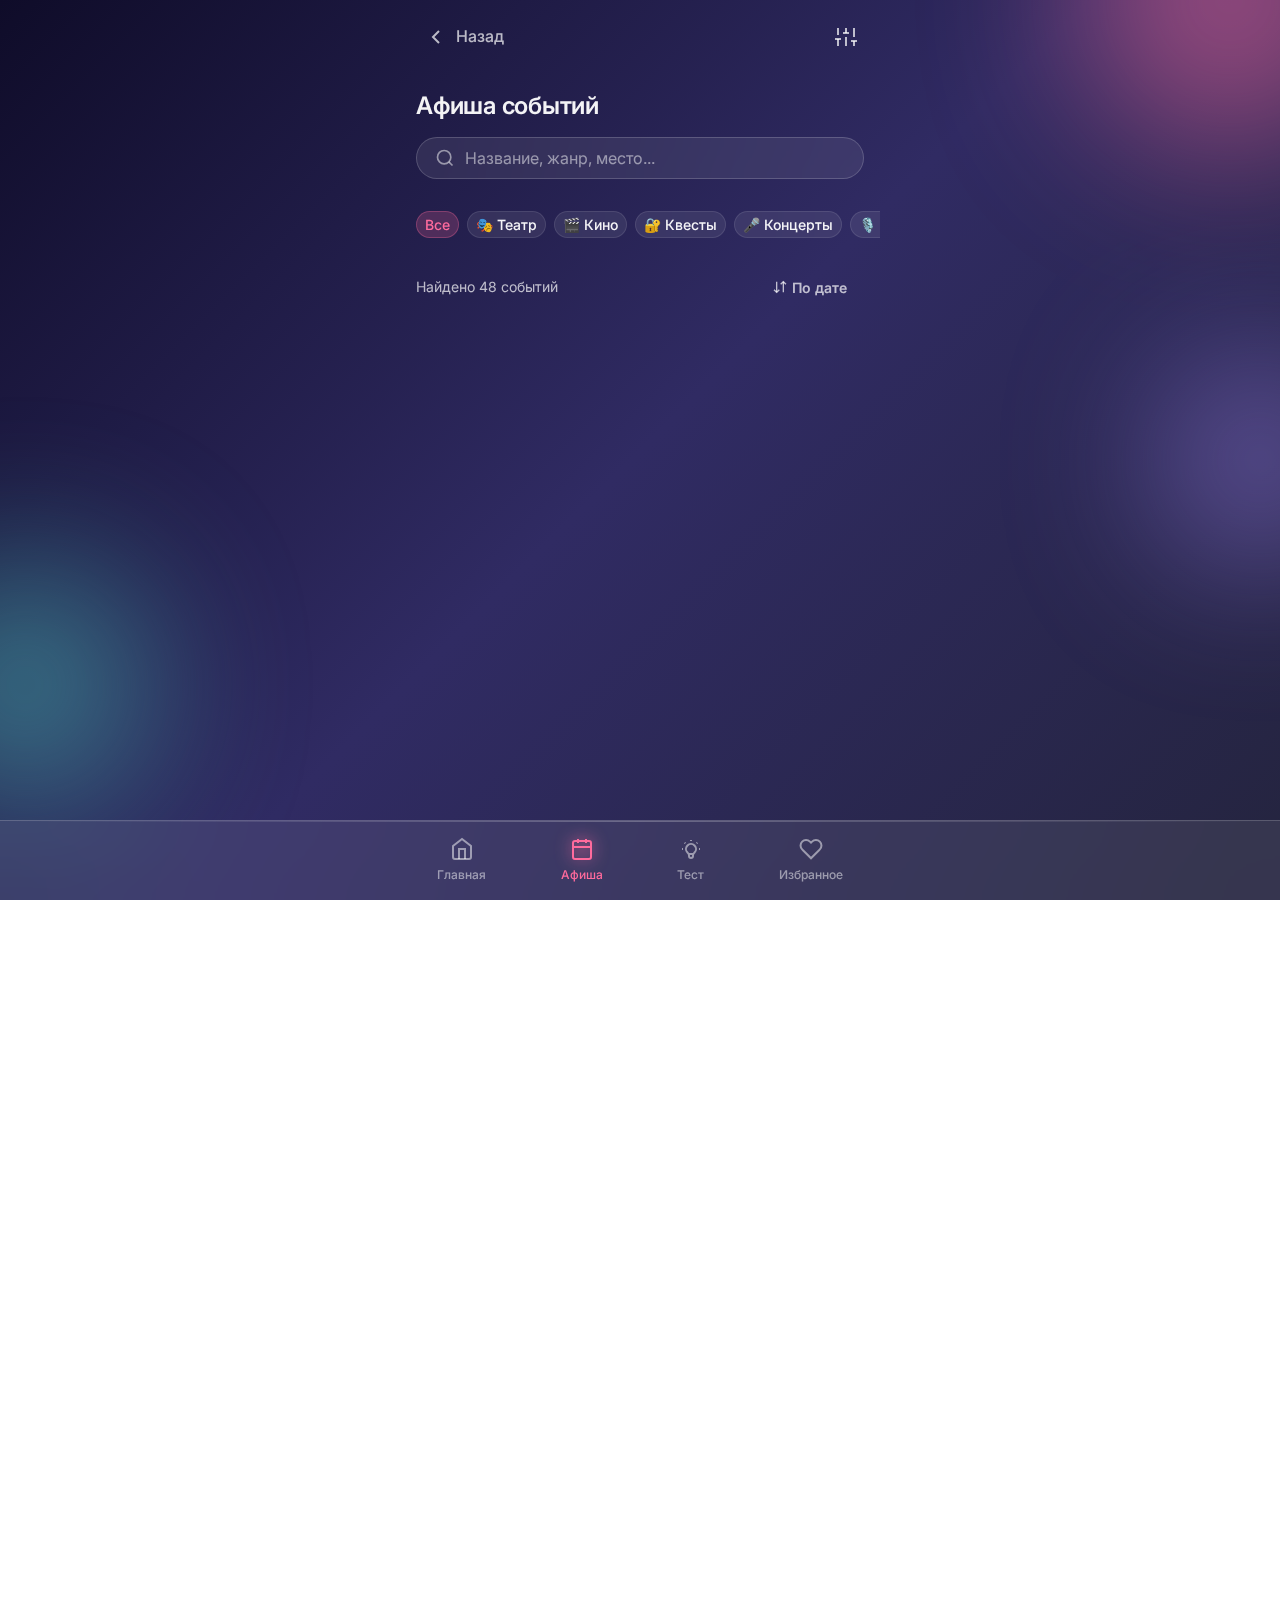
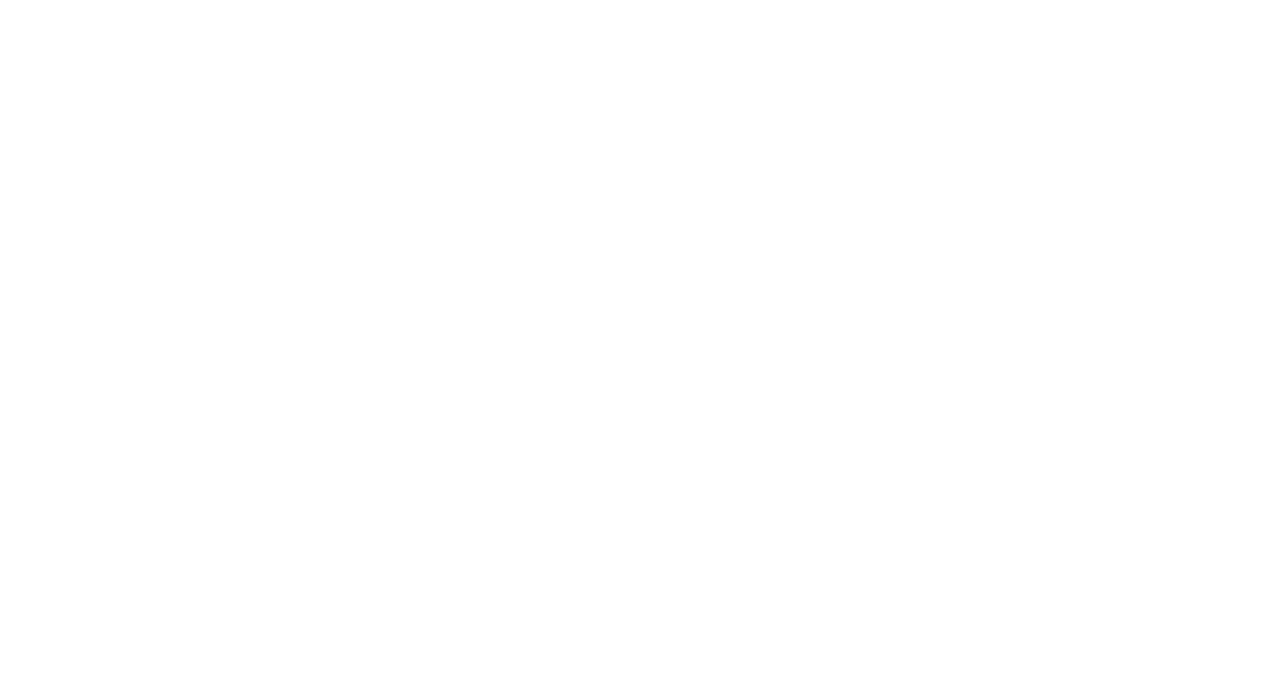
<file: places.html>
<!DOCTYPE html>
<html lang="ru">
<head>
  <meta charset="UTF-8">
  <meta name="viewport" content="width=device-width, initial-scale=1.0, viewport-fit=cover">
  <title>Faces & Places - Афиша</title>
  <link rel="stylesheet" href="css/styles.css">
  <link rel="preconnect" href="https://fonts.googleapis.com">
  <link rel="preconnect" href="https://fonts.gstatic.com" crossorigin>
  <link href="https://fonts.googleapis.com/css2?family=Inter:wght@400;500;600;700&display=swap" rel="stylesheet">
</head>
<body>
  <!-- Animated background orbs -->
  <div class="bg-orbs">
    <div class="orb orb-1"></div>
    <div class="orb orb-2"></div>
    <div class="orb orb-3"></div>
  </div>

  <div class="page has-bottom-nav">
    <div class="container">

      <!-- Header -->
      <header class="page-header">
        <a href="index.html" class="back-btn">
          <svg width="24" height="24" viewBox="0 0 24 24" fill="none" stroke="currentColor" stroke-width="2">
            <path d="m15 18-6-6 6-6"/>
          </svg>
          <span>Назад</span>
        </a>
        <button class="btn btn-ghost btn-icon-sm">
          <svg width="24" height="24" viewBox="0 0 24 24" fill="none" stroke="currentColor" stroke-width="2">
            <line x1="4" y1="21" x2="4" y2="14"/>
            <line x1="4" y1="10" x2="4" y2="3"/>
            <line x1="12" y1="21" x2="12" y2="12"/>
            <line x1="12" y1="8" x2="12" y2="3"/>
            <line x1="20" y1="21" x2="20" y2="16"/>
            <line x1="20" y1="12" x2="20" y2="3"/>
            <line x1="1" y1="14" x2="7" y2="14"/>
            <line x1="9" y1="8" x2="15" y2="8"/>
            <line x1="17" y1="16" x2="23" y2="16"/>
          </svg>
        </button>
      </header>

      <div class="page-content">

        <!-- Search -->
        <section class="section">
          <h1 class="heading-3 mb-md">Афиша событий</h1>
          <div class="search-bar">
            <span class="icon">
              <svg width="20" height="20" viewBox="0 0 24 24" fill="none" stroke="currentColor" stroke-width="2">
                <circle cx="11" cy="11" r="8"/>
                <path d="m21 21-4.35-4.35"/>
              </svg>
            </span>
            <input type="text" placeholder="Название, жанр, место...">
          </div>
        </section>

        <!-- Filters -->
        <section class="section">
          <div class="flex gap-sm" style="overflow-x: auto; margin: 0 calc(var(--space-md) * -1); padding: 0 var(--space-md);">
            <button class="tag tag-accent" style="flex-shrink: 0;">Все</button>
            <button class="tag" style="flex-shrink: 0;">🎭 Театр</button>
            <button class="tag" style="flex-shrink: 0;">🎬 Кино</button>
            <button class="tag" style="flex-shrink: 0;">🔐 Квесты</button>
            <button class="tag" style="flex-shrink: 0;">🎤 Концерты</button>
            <button class="tag" style="flex-shrink: 0;">🎙️ Стендап</button>
            <button class="tag" style="flex-shrink: 0;">🖼️ Выставки</button>
          </div>
        </section>

        <!-- Results count -->
        <div class="flex justify-between items-center mb-md">
          <span class="text-muted text-sm">Найдено 48 событий</span>
          <button class="btn btn-ghost btn-sm gap-xs">
            <svg width="16" height="16" viewBox="0 0 24 24" fill="none" stroke="currentColor" stroke-width="2">
              <path d="m3 16 4 4 4-4"/>
              <path d="M7 20V4"/>
              <path d="m21 8-4-4-4 4"/>
              <path d="M17 4v16"/>
            </svg>
            По дате
          </button>
        </div>

        <!-- Events Grid -->
        <div class="list stagger-children">
          <!-- Event 1 - Theatre -->
          <a href="card.html" class="card">
            <div class="card-image">
              <div style="width: 100%; height: 100%; background: linear-gradient(135deg, #667eea 0%, #764ba2 100%);"></div>
              <span class="card-badge card-badge-accent">Популярное</span>
              <button class="card-favorite btn btn-ghost btn-icon-sm" style="color: white;">
                <svg width="20" height="20" viewBox="0 0 24 24" fill="none" stroke="currentColor" stroke-width="2">
                  <path d="M20.84 4.61a5.5 5.5 0 0 0-7.78 0L12 5.67l-1.06-1.06a5.5 5.5 0 0 0-7.78 7.78l1.06 1.06L12 21.23l7.78-7.78 1.06-1.06a5.5 5.5 0 0 0 0-7.78z"/>
                </svg>
              </button>
              <div class="card-image-overlay">
                <h3 class="card-title">Мастер и Маргарита</h3>
                <div class="flex items-center gap-sm text-sm" style="opacity: 0.9;">
                  <span>🎭 Театр</span>
                  <span>•</span>
                  <span>21 дек, 19:00</span>
                  <span>•</span>
                  <span>от 1500 ₽</span>
                </div>
              </div>
            </div>
          </a>

          <!-- Event 2 - Quest -->
          <a href="card.html" class="card">
            <div class="card-image">
              <div style="width: 100%; height: 100%; background: linear-gradient(135deg, #f093fb 0%, #f5576c 100%);"></div>
              <button class="card-favorite btn btn-icon-sm" style="background: var(--color-accent-primary); color: white;">
                <svg width="20" height="20" viewBox="0 0 24 24" fill="currentColor" stroke="currentColor" stroke-width="2">
                  <path d="M20.84 4.61a5.5 5.5 0 0 0-7.78 0L12 5.67l-1.06-1.06a5.5 5.5 0 0 0-7.78 7.78l1.06 1.06L12 21.23l7.78-7.78 1.06-1.06a5.5 5.5 0 0 0 0-7.78z"/>
                </svg>
              </button>
              <div class="card-image-overlay">
                <h3 class="card-title">Квест "Тайна старого дома"</h3>
                <div class="flex items-center gap-sm text-sm" style="opacity: 0.9;">
                  <span>🔐 Квест</span>
                  <span>•</span>
                  <span>60 мин</span>
                  <span>•</span>
                  <span>от 2500 ₽</span>
                </div>
              </div>
            </div>
          </a>

          <!-- Event 3 - Cinema -->
          <a href="card.html" class="card">
            <div class="card-image">
              <div style="width: 100%; height: 100%; background: linear-gradient(135deg, #4facfe 0%, #00f2fe 100%);"></div>
              <button class="card-favorite btn btn-ghost btn-icon-sm" style="color: white;">
                <svg width="20" height="20" viewBox="0 0 24 24" fill="none" stroke="currentColor" stroke-width="2">
                  <path d="M20.84 4.61a5.5 5.5 0 0 0-7.78 0L12 5.67l-1.06-1.06a5.5 5.5 0 0 0-7.78 7.78l1.06 1.06L12 21.23l7.78-7.78 1.06-1.06a5.5 5.5 0 0 0 0-7.78z"/>
                </svg>
              </button>
              <div class="card-image-overlay">
                <h3 class="card-title">Интерстеллар</h3>
                <div class="flex items-center gap-sm text-sm" style="opacity: 0.9;">
                  <span>🎬 Кино</span>
                  <span>•</span>
                  <span>IMAX</span>
                  <span>•</span>
                  <span>от 650 ₽</span>
                </div>
              </div>
            </div>
          </a>

          <!-- Event 4 - Concert -->
          <a href="card.html" class="card">
            <div class="card-image">
              <div style="width: 100%; height: 100%; background: linear-gradient(135deg, #fa709a 0%, #fee140 100%);"></div>
              <span class="card-badge" style="background: var(--gradient-secondary);">Скоро</span>
              <button class="card-favorite btn btn-ghost btn-icon-sm" style="color: white;">
                <svg width="20" height="20" viewBox="0 0 24 24" fill="none" stroke="currentColor" stroke-width="2">
                  <path d="M20.84 4.61a5.5 5.5 0 0 0-7.78 0L12 5.67l-1.06-1.06a5.5 5.5 0 0 0-7.78 7.78l1.06 1.06L12 21.23l7.78-7.78 1.06-1.06a5.5 5.5 0 0 0 0-7.78z"/>
                </svg>
              </button>
              <div class="card-image-overlay">
                <h3 class="card-title">Концерт Земфиры</h3>
                <div class="flex items-center gap-sm text-sm" style="opacity: 0.9;">
                  <span>🎤 Концерт</span>
                  <span>•</span>
                  <span>28 дек, 20:00</span>
                  <span>•</span>
                  <span>от 3500 ₽</span>
                </div>
              </div>
            </div>
          </a>

          <!-- Event 5 - Stand-up -->
          <a href="card.html" class="card">
            <div class="card-image">
              <div style="width: 100%; height: 100%; background: linear-gradient(135deg, #fbbf24 0%, #f97316 100%);"></div>
              <button class="card-favorite btn btn-ghost btn-icon-sm" style="color: white;">
                <svg width="20" height="20" viewBox="0 0 24 24" fill="none" stroke="currentColor" stroke-width="2">
                  <path d="M20.84 4.61a5.5 5.5 0 0 0-7.78 0L12 5.67l-1.06-1.06a5.5 5.5 0 0 0-7.78 7.78l1.06 1.06L12 21.23l7.78-7.78 1.06-1.06a5.5 5.5 0 0 0 0-7.78z"/>
                </svg>
              </button>
              <div class="card-image-overlay">
                <h3 class="card-title">Stand Up: Открытый микрофон</h3>
                <div class="flex items-center gap-sm text-sm" style="opacity: 0.9;">
                  <span>🎙️ Стендап</span>
                  <span>•</span>
                  <span>22 дек, 21:00</span>
                  <span>•</span>
                  <span>от 800 ₽</span>
                </div>
              </div>
            </div>
          </a>

          <!-- Event 6 - Exhibition -->
          <a href="card.html" class="card">
            <div class="card-image">
              <div style="width: 100%; height: 100%; background: linear-gradient(135deg, #c471f5 0%, #fa71cd 100%);"></div>
              <button class="card-favorite btn btn-ghost btn-icon-sm" style="color: white;">
                <svg width="20" height="20" viewBox="0 0 24 24" fill="none" stroke="currentColor" stroke-width="2">
                  <path d="M20.84 4.61a5.5 5.5 0 0 0-7.78 0L12 5.67l-1.06-1.06a5.5 5.5 0 0 0-7.78 7.78l1.06 1.06L12 21.23l7.78-7.78 1.06-1.06a5.5 5.5 0 0 0 0-7.78z"/>
                </svg>
              </button>
              <div class="card-image-overlay">
                <h3 class="card-title">Выставка Айвазовского</h3>
                <div class="flex items-center gap-sm text-sm" style="opacity: 0.9;">
                  <span>🖼️ Выставка</span>
                  <span>•</span>
                  <span>до 15 янв</span>
                  <span>•</span>
                  <span>от 500 ₽</span>
                </div>
              </div>
            </div>
          </a>
        </div>

        <!-- Load more -->
        <div class="text-center mt-xl">
          <button class="btn btn-secondary">Загрузить ещё</button>
        </div>

      </div>
    </div>

    <!-- Bottom Navigation -->
    <nav class="nav-bottom">
      <div class="nav-bottom-inner">
        <a href="index.html" class="nav-item">
          <svg width="24" height="24" viewBox="0 0 24 24" fill="none" stroke="currentColor" stroke-width="2">
            <path d="m3 9 9-7 9 7v11a2 2 0 0 1-2 2H5a2 2 0 0 1-2-2z"/>
            <polyline points="9 22 9 12 15 12 15 22"/>
          </svg>
          <span class="nav-item-label">Главная</span>
        </a>
        <a href="places.html" class="nav-item active">
          <svg width="24" height="24" viewBox="0 0 24 24" fill="none" stroke="currentColor" stroke-width="2">
            <rect x="3" y="4" width="18" height="18" rx="2" ry="2"/>
            <line x1="16" y1="2" x2="16" y2="6"/>
            <line x1="8" y1="2" x2="8" y2="6"/>
            <line x1="3" y1="10" x2="21" y2="10"/>
          </svg>
          <span class="nav-item-label">Афиша</span>
        </a>
        <a href="test.html" class="nav-item">
          <svg width="24" height="24" viewBox="0 0 24 24" fill="none" stroke="currentColor" stroke-width="2">
            <path d="M9.663 17h4.673M12 3v1m6.364 1.636l-.707.707M21 12h-1M4 12H3m3.343-5.657l-.707-.707m2.828 9.9a5 5 0 117.072 0l-.548.547A3.374 3.374 0 0014 18.469V19a2 2 0 11-4 0v-.531c0-.895-.356-1.754-.988-2.386l-.548-.547z"/>
          </svg>
          <span class="nav-item-label">Тест</span>
        </a>
        <a href="favorites.html" class="nav-item">
          <svg width="24" height="24" viewBox="0 0 24 24" fill="none" stroke="currentColor" stroke-width="2">
            <path d="M20.84 4.61a5.5 5.5 0 0 0-7.78 0L12 5.67l-1.06-1.06a5.5 5.5 0 0 0-7.78 7.78l1.06 1.06L12 21.23l7.78-7.78 1.06-1.06a5.5 5.5 0 0 0 0-7.78z"/>
          </svg>
          <span class="nav-item-label">Избранное</span>
        </a>
      </div>
    </nav>
  </div>
</body>
</html>
</file>
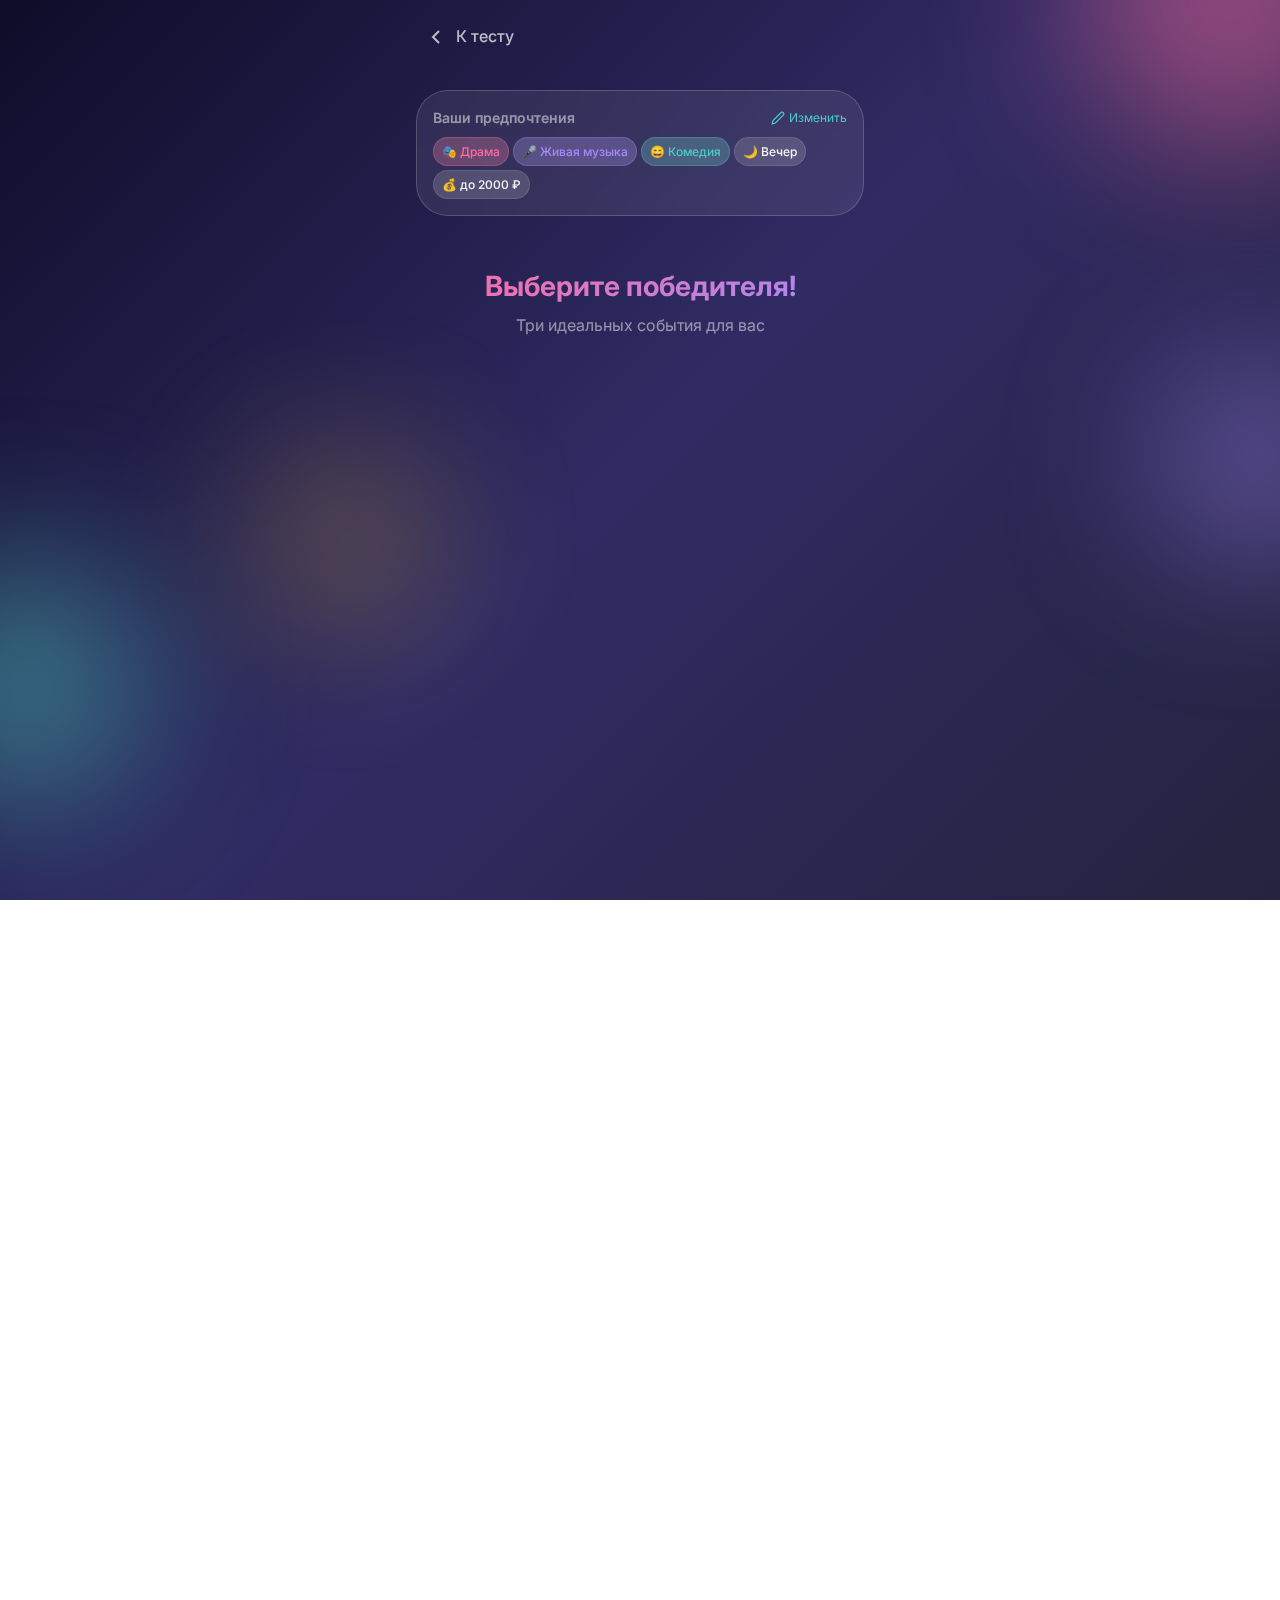
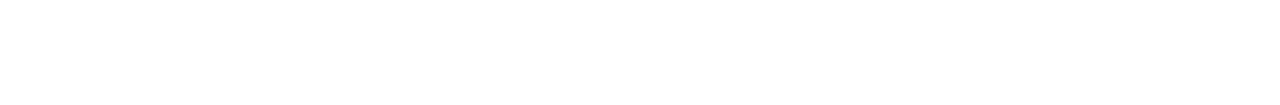
<file: selection.html>
<!DOCTYPE html>
<html lang="ru">
<head>
  <meta charset="UTF-8">
  <meta name="viewport" content="width=device-width, initial-scale=1.0, viewport-fit=cover">
  <title>Faces & Places - Ваш выбор</title>
  <link rel="stylesheet" href="css/styles.css">
  <link rel="preconnect" href="https://fonts.googleapis.com">
  <link rel="preconnect" href="https://fonts.gstatic.com" crossorigin>
  <link href="https://fonts.googleapis.com/css2?family=Inter:wght@400;500;600;700&display=swap" rel="stylesheet">
  <style>
    /* Selection page specific styles */
    .selection-header {
      text-align: center;
      padding: var(--space-lg) 0;
    }

    .selection-title {
      font-size: 1.75rem;
      font-weight: 700;
      margin-bottom: var(--space-xs);
      background: linear-gradient(135deg, var(--color-accent-primary) 0%, var(--color-accent-purple) 100%);
      -webkit-background-clip: text;
      -webkit-text-fill-color: transparent;
      background-clip: text;
    }

    .selection-subtitle {
      color: var(--color-text-muted);
      font-size: 1rem;
    }

    /* Pick cards container */
    .pick-cards {
      display: flex;
      flex-direction: column;
      gap: var(--space-lg);
      padding: var(--space-md) 0;
    }

    /* Individual pick card */
    .pick-card {
      position: relative;
      background: var(--glass-bg);
      backdrop-filter: blur(20px);
      -webkit-backdrop-filter: blur(20px);
      border: 1px solid var(--glass-border);
      border-radius: var(--radius-xl);
      overflow: hidden;
      transition: all 0.3s ease;
    }

    .pick-card:hover {
      transform: translateY(-4px);
      box-shadow: var(--shadow-xl), 0 0 40px rgba(255, 107, 157, 0.15);
    }

    /* Match percentage */
    .pick-card-match {
      position: absolute;
      top: var(--space-md);
      right: var(--space-md);
      padding: var(--space-xs) var(--space-sm);
      background: var(--gradient-secondary);
      border-radius: var(--radius-full);
      font-size: 0.75rem;
      font-weight: 600;
      color: white;
      z-index: 10;
    }

    /* Card image area */
    .pick-card-image {
      height: 140px;
      position: relative;
      overflow: hidden;
    }

    .pick-card-image-bg {
      width: 100%;
      height: 100%;
      background-size: cover;
      background-position: center;
    }

    .pick-card-image::after {
      content: '';
      position: absolute;
      bottom: 0;
      left: 0;
      right: 0;
      height: 60%;
      background: linear-gradient(to top, rgba(0,0,0,0.8) 0%, transparent 100%);
    }

    /* Card content */
    .pick-card-content {
      padding: var(--space-md);
    }

    .pick-card-title {
      font-size: 1.125rem;
      font-weight: 600;
      margin-bottom: var(--space-xs);
    }

    .pick-card-meta {
      display: flex;
      align-items: center;
      gap: var(--space-sm);
      color: var(--color-text-muted);
      font-size: 0.875rem;
      margin-bottom: var(--space-sm);
    }

    .pick-card-tags {
      display: flex;
      gap: var(--space-xs);
      margin-bottom: var(--space-md);
    }

    /* Card actions */
    .pick-card-actions {
      display: flex;
      gap: var(--space-sm);
      padding: 0 var(--space-md) var(--space-md);
    }

    /* Choose button - the "winner" CTA */
    .btn-choose {
      flex: 1;
      background: var(--gradient-primary);
      color: white;
      font-weight: 600;
      padding: var(--space-sm) var(--space-md);
      border-radius: var(--radius-lg);
      border: none;
      display: flex;
      align-items: center;
      justify-content: center;
      gap: var(--space-xs);
      cursor: pointer;
      transition: all 0.3s ease;
      box-shadow: 0 4px 20px rgba(255, 107, 157, 0.3);
    }

    .btn-choose:hover {
      transform: scale(1.02);
      box-shadow: 0 6px 30px rgba(255, 107, 157, 0.4);
    }

    .btn-choose svg {
      width: 20px;
      height: 20px;
    }

    /* Swap button */
    .btn-swap {
      width: 48px;
      height: 48px;
      background: var(--glass-bg);
      backdrop-filter: blur(10px);
      border: 1px solid var(--glass-border);
      border-radius: var(--radius-lg);
      display: flex;
      align-items: center;
      justify-content: center;
      cursor: pointer;
      transition: all 0.3s ease;
      color: var(--color-text-muted);
    }

    .btn-swap:hover {
      background: var(--glass-bg-strong);
      color: var(--color-accent-secondary);
      border-color: var(--color-accent-secondary);
    }

    .btn-swap svg {
      width: 20px;
      height: 20px;
    }

    /* Card link wrapper */
    .pick-card-link {
      text-decoration: none;
      color: inherit;
      display: block;
    }

    /* Test results summary */
    .test-results {
      background: var(--glass-bg);
      backdrop-filter: blur(20px);
      -webkit-backdrop-filter: blur(20px);
      border: 1px solid var(--glass-border);
      border-radius: var(--radius-xl);
      padding: var(--space-md);
      margin-bottom: var(--space-lg);
    }

    .test-results-header {
      display: flex;
      align-items: center;
      justify-content: space-between;
      margin-bottom: var(--space-sm);
    }

    .test-results-title {
      font-size: 0.875rem;
      font-weight: 600;
      color: var(--color-text-muted);
    }

    .test-results-edit {
      color: var(--color-accent-secondary);
      font-size: 0.75rem;
      text-decoration: none;
      display: flex;
      align-items: center;
      gap: var(--space-xs);
    }

    .test-results-tags {
      display: flex;
      flex-wrap: wrap;
      gap: var(--space-xs);
    }

    .test-results-tags .tag {
      font-size: 0.75rem;
    }

    /* Redo section */
    .redo-section {
      text-align: center;
      padding: var(--space-xl) 0;
    }

    .redo-hint {
      color: var(--color-text-muted);
      font-size: 0.875rem;
      margin-bottom: var(--space-md);
    }

    /* Swipe indicator hint */
    .swap-hint {
      display: flex;
      align-items: center;
      justify-content: center;
      gap: var(--space-xs);
      color: var(--color-text-muted);
      font-size: 0.75rem;
      margin-top: var(--space-md);
      opacity: 0.7;
    }

    .swap-hint svg {
      width: 16px;
      height: 16px;
      animation: bounce-x 1.5s ease-in-out infinite;
    }

    @keyframes bounce-x {
      0%, 100% { transform: translateX(0); }
      50% { transform: translateX(4px); }
    }

    /* Trophy animation for chosen card */
    @keyframes trophy-pulse {
      0%, 100% { transform: scale(1); }
      50% { transform: scale(1.1); }
    }

    .trophy-icon {
      animation: trophy-pulse 0.6s ease-in-out;
    }
  </style>
</head>
<body>
  <!-- Animated background orbs -->
  <div class="bg-orbs">
    <div class="orb orb-1"></div>
    <div class="orb orb-2"></div>
    <div class="orb orb-3"></div>
    <div class="orb orb-4"></div>
  </div>

  <div class="page">
    <div class="container">

      <!-- Header -->
      <header class="page-header">
        <a href="test.html" class="back-btn">
          <svg width="24" height="24" viewBox="0 0 24 24" fill="none" stroke="currentColor" stroke-width="2">
            <path d="m15 18-6-6 6-6"/>
          </svg>
          <span>К тесту</span>
        </a>
      </header>

      <div class="page-content">

        <!-- Test Results Summary -->
        <div class="test-results animate-fade-in">
          <div class="test-results-header">
            <span class="test-results-title">Ваши предпочтения</span>
            <a href="test.html" class="test-results-edit">
              <svg width="14" height="14" viewBox="0 0 24 24" fill="none" stroke="currentColor" stroke-width="2">
                <path d="M17 3a2.85 2.83 0 1 1 4 4L7.5 20.5 2 22l1.5-5.5Z"/>
              </svg>
              Изменить
            </a>
          </div>
          <div class="test-results-tags">
            <span class="tag tag-accent">🎭 Драма</span>
            <span class="tag tag-purple">🎤 Живая музыка</span>
            <span class="tag tag-teal">😄 Комедия</span>
            <span class="tag">🌙 Вечер</span>
            <span class="tag">💰 до 2000 ₽</span>
          </div>
        </div>

        <!-- Selection Header -->
        <div class="selection-header animate-fade-in">
          <h1 class="selection-title">Выберите победителя!</h1>
          <p class="selection-subtitle">Три идеальных события для вас</p>
        </div>

        <!-- Pick Cards -->
        <div class="pick-cards stagger-children">

          <!-- Card 1 - Theatre -->
          <div class="pick-card">
            <a href="card.html" class="pick-card-link">
              <div class="pick-card-match">98%</div>
              <div class="pick-card-image">
                <div class="pick-card-image-bg" style="background: linear-gradient(135deg, #667eea 0%, #764ba2 100%);"></div>
              </div>
              <div class="pick-card-content">
                <h3 class="pick-card-title">Мастер и Маргарита</h3>
                <div class="pick-card-meta">
                  <span>🎭 Театр</span>
                  <span>•</span>
                  <span>21 дек, 19:00</span>
                  <span>•</span>
                  <span>от 1500 ₽</span>
                </div>
                <div class="pick-card-tags">
                  <span class="tag tag-accent text-xs">Драма</span>
                  <span class="tag tag-purple text-xs">Классика</span>
                  <span class="tag text-xs">3 часа</span>
                </div>
              </div>
            </a>
            <div class="pick-card-actions">
              <a href="#booking" class="btn-choose">
                <svg viewBox="0 0 24 24" fill="none" stroke="currentColor" stroke-width="2">
                  <path d="M12 2l3.09 6.26L22 9.27l-5 4.87 1.18 6.88L12 17.77l-6.18 3.25L7 14.14 2 9.27l6.91-1.01L12 2z"/>
                </svg>
                Это моё!
              </a>
              <button class="btn-swap" title="Показать другое">
                <svg viewBox="0 0 24 24" fill="none" stroke="currentColor" stroke-width="2">
                  <polyline points="23 4 23 10 17 10"/>
                  <path d="M20.49 15a9 9 0 1 1-2.12-9.36L23 10"/>
                </svg>
              </button>
            </div>
          </div>

          <!-- Card 2 - Stand-up -->
          <div class="pick-card">
            <a href="card.html" class="pick-card-link">
              <div class="pick-card-match">95%</div>
              <div class="pick-card-image">
                <div class="pick-card-image-bg" style="background: linear-gradient(135deg, #fbbf24 0%, #f97316 100%);"></div>
              </div>
              <div class="pick-card-content">
                <h3 class="pick-card-title">Stand Up: Открытый микрофон</h3>
                <div class="pick-card-meta">
                  <span>🎙️ Стендап</span>
                  <span>•</span>
                  <span>22 дек, 21:00</span>
                  <span>•</span>
                  <span>от 800 ₽</span>
                </div>
                <div class="pick-card-tags">
                  <span class="tag tag-teal text-xs">Комедия</span>
                  <span class="tag text-xs">2 часа</span>
                  <span class="tag text-xs">18+</span>
                </div>
              </div>
            </a>
            <div class="pick-card-actions">
              <a href="#booking" class="btn-choose">
                <svg viewBox="0 0 24 24" fill="none" stroke="currentColor" stroke-width="2">
                  <path d="M12 2l3.09 6.26L22 9.27l-5 4.87 1.18 6.88L12 17.77l-6.18 3.25L7 14.14 2 9.27l6.91-1.01L12 2z"/>
                </svg>
                Это моё!
              </a>
              <button class="btn-swap" title="Показать другое">
                <svg viewBox="0 0 24 24" fill="none" stroke="currentColor" stroke-width="2">
                  <polyline points="23 4 23 10 17 10"/>
                  <path d="M20.49 15a9 9 0 1 1-2.12-9.36L23 10"/>
                </svg>
              </button>
            </div>
          </div>

          <!-- Card 3 - Concert -->
          <div class="pick-card">
            <a href="card.html" class="pick-card-link">
              <div class="pick-card-match">92%</div>
              <div class="pick-card-image">
                <div class="pick-card-image-bg" style="background: linear-gradient(135deg, #f472b6 0%, #fb7185 100%);"></div>
              </div>
              <div class="pick-card-content">
                <h3 class="pick-card-title">Вечер джаза</h3>
                <div class="pick-card-meta">
                  <span>🎤 Концерт</span>
                  <span>•</span>
                  <span>23 дек, 20:00</span>
                  <span>•</span>
                  <span>от 1200 ₽</span>
                </div>
                <div class="pick-card-tags">
                  <span class="tag tag-accent text-xs">Джаз</span>
                  <span class="tag text-xs">Камерный зал</span>
                </div>
              </div>
            </a>
            <div class="pick-card-actions">
              <a href="#booking" class="btn-choose">
                <svg viewBox="0 0 24 24" fill="none" stroke="currentColor" stroke-width="2">
                  <path d="M12 2l3.09 6.26L22 9.27l-5 4.87 1.18 6.88L12 17.77l-6.18 3.25L7 14.14 2 9.27l6.91-1.01L12 2z"/>
                </svg>
                Это моё!
              </a>
              <button class="btn-swap" title="Показать другое">
                <svg viewBox="0 0 24 24" fill="none" stroke="currentColor" stroke-width="2">
                  <polyline points="23 4 23 10 17 10"/>
                  <path d="M20.49 15a9 9 0 1 1-2.12-9.36L23 10"/>
                </svg>
              </button>
            </div>
          </div>

        </div>

        <!-- Swap Hint -->
        <div class="swap-hint">
          <svg viewBox="0 0 24 24" fill="none" stroke="currentColor" stroke-width="2">
            <polyline points="23 4 23 10 17 10"/>
            <path d="M20.49 15a9 9 0 1 1-2.12-9.36L23 10"/>
          </svg>
          Не нравится? Поменяйте на другой вариант
        </div>

        <!-- Redo Test Section -->
        <div class="redo-section">
          <p class="redo-hint">Ничего не подошло?</p>
          <a href="test.html" class="btn btn-ghost">
            <svg width="20" height="20" viewBox="0 0 24 24" fill="none" stroke="currentColor" stroke-width="2">
              <polyline points="1 4 1 10 7 10"/>
              <path d="M3.51 15a9 9 0 1 0 2.13-9.36L1 10"/>
            </svg>
            Пройти тест заново
          </a>
        </div>

      </div>
    </div>
  </div>
</body>
</html>
</file>
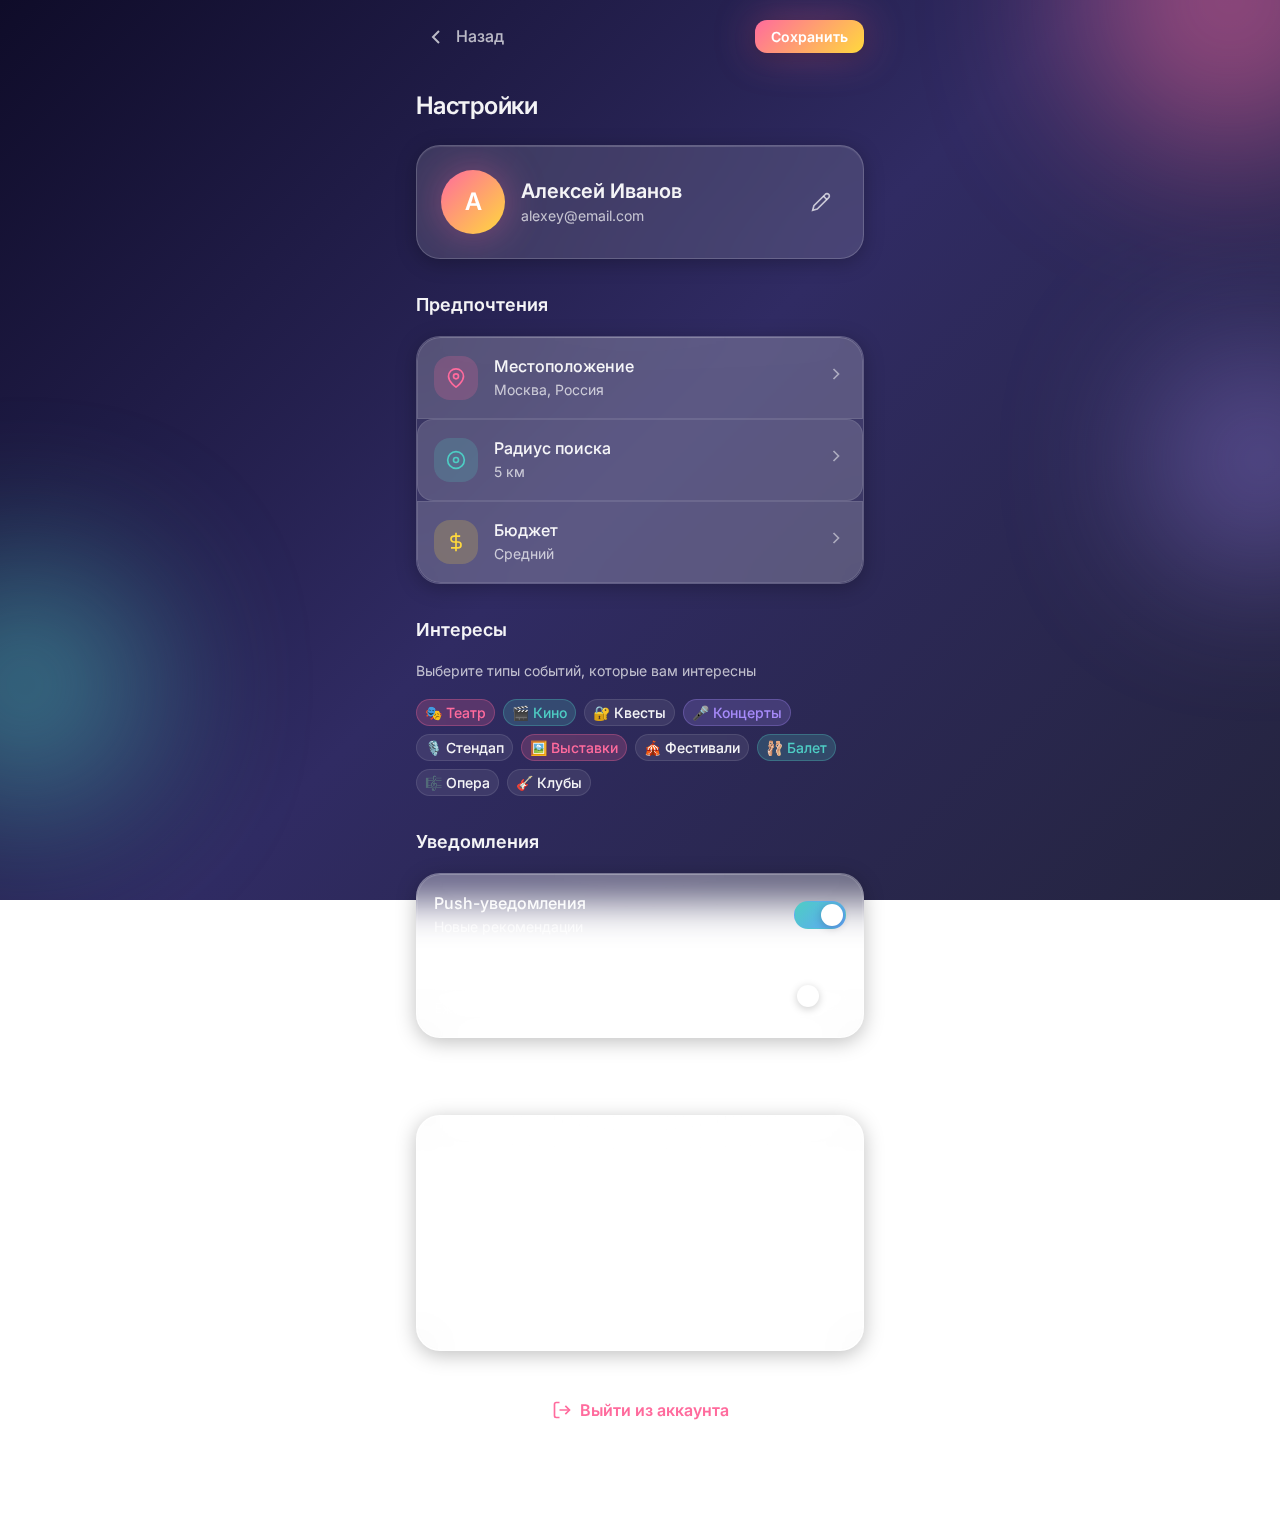
<file: settings.html>
<!DOCTYPE html>
<html lang="ru">
<head>
  <meta charset="UTF-8">
  <meta name="viewport" content="width=device-width, initial-scale=1.0, viewport-fit=cover">
  <title>Faces & Places - Настройки</title>
  <link rel="stylesheet" href="css/styles.css">
  <link rel="preconnect" href="https://fonts.googleapis.com">
  <link rel="preconnect" href="https://fonts.gstatic.com" crossorigin>
  <link href="https://fonts.googleapis.com/css2?family=Inter:wght@400;500;600;700&display=swap" rel="stylesheet">
</head>
<body>
  <!-- Animated background orbs -->
  <div class="bg-orbs">
    <div class="orb orb-1"></div>
    <div class="orb orb-2"></div>
    <div class="orb orb-3"></div>
  </div>

  <div class="page">
    <div class="container">

      <!-- Header -->
      <header class="page-header">
        <a href="index.html" class="back-btn">
          <svg width="24" height="24" viewBox="0 0 24 24" fill="none" stroke="currentColor" stroke-width="2">
            <path d="m15 18-6-6 6-6"/>
          </svg>
          <span>Назад</span>
        </a>
        <button class="btn btn-primary btn-sm">Сохранить</button>
      </header>

      <div class="page-content">

        <!-- Profile Section -->
        <section class="section">
          <h1 class="heading-3 mb-lg">Настройки</h1>

          <div class="glass glass-strong p-lg mb-lg">
            <div class="flex items-center gap-md">
              <div style="width: 64px; height: 64px; border-radius: 50%; background: var(--gradient-primary); display: flex; align-items: center; justify-content: center; color: white; font-size: 24px; font-weight: 600; box-shadow: var(--glow-primary);">
                А
              </div>
              <div class="flex-1">
                <h3 class="heading-4">Алексей Иванов</h3>
                <p class="text-muted text-sm">alexey@email.com</p>
              </div>
              <button class="btn btn-ghost btn-icon-sm">
                <svg width="20" height="20" viewBox="0 0 24 24" fill="none" stroke="currentColor" stroke-width="2">
                  <path d="M17 3a2.85 2.83 0 1 1 4 4L7.5 20.5 2 22l1.5-5.5Z"/>
                  <path d="m15 5 4 4"/>
                </svg>
              </button>
            </div>
          </div>
        </section>

        <!-- Preferences Section -->
        <section class="section">
          <h2 class="section-title mb-md">Предпочтения</h2>

          <div class="glass">
            <!-- Location -->
            <div class="list-item" style="border-bottom: 1px solid var(--glass-border-light); border-radius: var(--radius-lg) var(--radius-lg) 0 0;">
              <div class="list-item-icon" style="background: rgba(255, 107, 157, 0.2); color: var(--color-accent-primary);">
                <svg width="20" height="20" viewBox="0 0 24 24" fill="none" stroke="currentColor" stroke-width="2">
                  <path d="M21 10c0 7-9 13-9 13s-9-6-9-13a9 9 0 0 1 18 0z"/>
                  <circle cx="12" cy="10" r="3"/>
                </svg>
              </div>
              <div class="list-item-content">
                <div style="font-weight: 500;">Местоположение</div>
                <div class="text-sm text-muted">Москва, Россия</div>
              </div>
              <div class="list-item-action">
                <svg width="20" height="20" viewBox="0 0 24 24" fill="none" stroke="currentColor" stroke-width="2">
                  <path d="m9 18 6-6-6-6"/>
                </svg>
              </div>
            </div>

            <!-- Radius -->
            <div class="list-item" style="border-bottom: 1px solid var(--glass-border-light);">
              <div class="list-item-icon" style="background: rgba(78, 205, 196, 0.2); color: var(--color-accent-secondary);">
                <svg width="20" height="20" viewBox="0 0 24 24" fill="none" stroke="currentColor" stroke-width="2">
                  <circle cx="12" cy="12" r="10"/>
                  <circle cx="12" cy="12" r="3"/>
                </svg>
              </div>
              <div class="list-item-content">
                <div style="font-weight: 500;">Радиус поиска</div>
                <div class="text-sm text-muted">5 км</div>
              </div>
              <div class="list-item-action">
                <svg width="20" height="20" viewBox="0 0 24 24" fill="none" stroke="currentColor" stroke-width="2">
                  <path d="m9 18 6-6-6-6"/>
                </svg>
              </div>
            </div>

            <!-- Budget -->
            <div class="list-item" style="border-radius: 0 0 var(--radius-lg) var(--radius-lg);">
              <div class="list-item-icon" style="background: rgba(255, 217, 61, 0.2); color: var(--color-accent-tertiary);">
                <svg width="20" height="20" viewBox="0 0 24 24" fill="none" stroke="currentColor" stroke-width="2">
                  <line x1="12" y1="1" x2="12" y2="23"/>
                  <path d="M17 5H9.5a3.5 3.5 0 0 0 0 7h5a3.5 3.5 0 0 1 0 7H6"/>
                </svg>
              </div>
              <div class="list-item-content">
                <div style="font-weight: 500;">Бюджет</div>
                <div class="text-sm text-muted">Средний</div>
              </div>
              <div class="list-item-action">
                <svg width="20" height="20" viewBox="0 0 24 24" fill="none" stroke="currentColor" stroke-width="2">
                  <path d="m9 18 6-6-6-6"/>
                </svg>
              </div>
            </div>
          </div>
        </section>

        <!-- Interests -->
        <section class="section">
          <h2 class="section-title mb-md">Интересы</h2>
          <p class="text-muted text-sm mb-md">Выберите типы событий, которые вам интересны</p>

          <div class="tags flex-wrap" style="gap: var(--space-sm);">
            <button class="tag tag-accent">🎭 Театр</button>
            <button class="tag tag-teal">🎬 Кино</button>
            <button class="tag">🔐 Квесты</button>
            <button class="tag tag-purple">🎤 Концерты</button>
            <button class="tag">🎙️ Стендап</button>
            <button class="tag tag-accent">🖼️ Выставки</button>
            <button class="tag">🎪 Фестивали</button>
            <button class="tag tag-teal">🩰 Балет</button>
            <button class="tag">🎼 Опера</button>
            <button class="tag">🎸 Клубы</button>
          </div>
        </section>

        <!-- Notifications Section -->
        <section class="section">
          <h2 class="section-title mb-md">Уведомления</h2>

          <div class="glass">
            <div class="list-item" style="border-bottom: 1px solid var(--glass-border-light); border-radius: var(--radius-lg) var(--radius-lg) 0 0;">
              <div class="list-item-content">
                <div style="font-weight: 500;">Push-уведомления</div>
                <div class="text-sm text-muted">Новые рекомендации</div>
              </div>
              <div class="list-item-action">
                <div class="toggle active"></div>
              </div>
            </div>

            <div class="list-item" style="border-radius: 0 0 var(--radius-lg) var(--radius-lg);">
              <div class="list-item-content">
                <div style="font-weight: 500;">Email-рассылка</div>
                <div class="text-sm text-muted">Еженедельные подборки</div>
              </div>
              <div class="list-item-action">
                <div class="toggle"></div>
              </div>
            </div>
          </div>
        </section>

        <!-- Other -->
        <section class="section">
          <h2 class="section-title mb-md">Другое</h2>

          <div class="glass">
            <a href="#" class="list-item" style="border-bottom: 1px solid var(--glass-border-light); border-radius: var(--radius-lg) var(--radius-lg) 0 0;">
              <div class="list-item-icon">
                <svg width="20" height="20" viewBox="0 0 24 24" fill="none" stroke="currentColor" stroke-width="2">
                  <circle cx="12" cy="12" r="10"/>
                  <path d="M9.09 9a3 3 0 0 1 5.83 1c0 2-3 3-3 3"/>
                  <line x1="12" y1="17" x2="12.01" y2="17"/>
                </svg>
              </div>
              <div class="list-item-content">Помощь</div>
              <div class="list-item-action">
                <svg width="20" height="20" viewBox="0 0 24 24" fill="none" stroke="currentColor" stroke-width="2">
                  <path d="m9 18 6-6-6-6"/>
                </svg>
              </div>
            </a>

            <a href="#" class="list-item" style="border-bottom: 1px solid var(--glass-border-light);">
              <div class="list-item-icon">
                <svg width="20" height="20" viewBox="0 0 24 24" fill="none" stroke="currentColor" stroke-width="2">
                  <path d="M14 2H6a2 2 0 0 0-2 2v16a2 2 0 0 0 2 2h12a2 2 0 0 0 2-2V8z"/>
                  <polyline points="14 2 14 8 20 8"/>
                  <line x1="16" y1="13" x2="8" y2="13"/>
                  <line x1="16" y1="17" x2="8" y2="17"/>
                  <polyline points="10 9 9 9 8 9"/>
                </svg>
              </div>
              <div class="list-item-content">Условия использования</div>
              <div class="list-item-action">
                <svg width="20" height="20" viewBox="0 0 24 24" fill="none" stroke="currentColor" stroke-width="2">
                  <path d="m9 18 6-6-6-6"/>
                </svg>
              </div>
            </a>

            <a href="#" class="list-item" style="border-radius: 0 0 var(--radius-lg) var(--radius-lg);">
              <div class="list-item-icon">
                <svg width="20" height="20" viewBox="0 0 24 24" fill="none" stroke="currentColor" stroke-width="2">
                  <rect x="3" y="11" width="18" height="11" rx="2" ry="2"/>
                  <path d="M7 11V7a5 5 0 0 1 10 0v4"/>
                </svg>
              </div>
              <div class="list-item-content">Политика конфиденциальности</div>
              <div class="list-item-action">
                <svg width="20" height="20" viewBox="0 0 24 24" fill="none" stroke="currentColor" stroke-width="2">
                  <path d="m9 18 6-6-6-6"/>
                </svg>
              </div>
            </a>
          </div>
        </section>

        <!-- Logout -->
        <section class="section">
          <button class="btn btn-secondary btn-full" style="color: var(--color-accent-primary);">
            <svg width="20" height="20" viewBox="0 0 24 24" fill="none" stroke="currentColor" stroke-width="2">
              <path d="M9 21H5a2 2 0 0 1-2-2V5a2 2 0 0 1 2-2h4"/>
              <polyline points="16 17 21 12 16 7"/>
              <line x1="21" y1="12" x2="9" y2="12"/>
            </svg>
            Выйти из аккаунта
          </button>
        </section>

        <!-- App version -->
        <p class="text-center text-muted text-sm mt-lg mb-lg">
          Версия 1.0.0
        </p>

      </div>
    </div>
  </div>
</body>
</html>
</file>
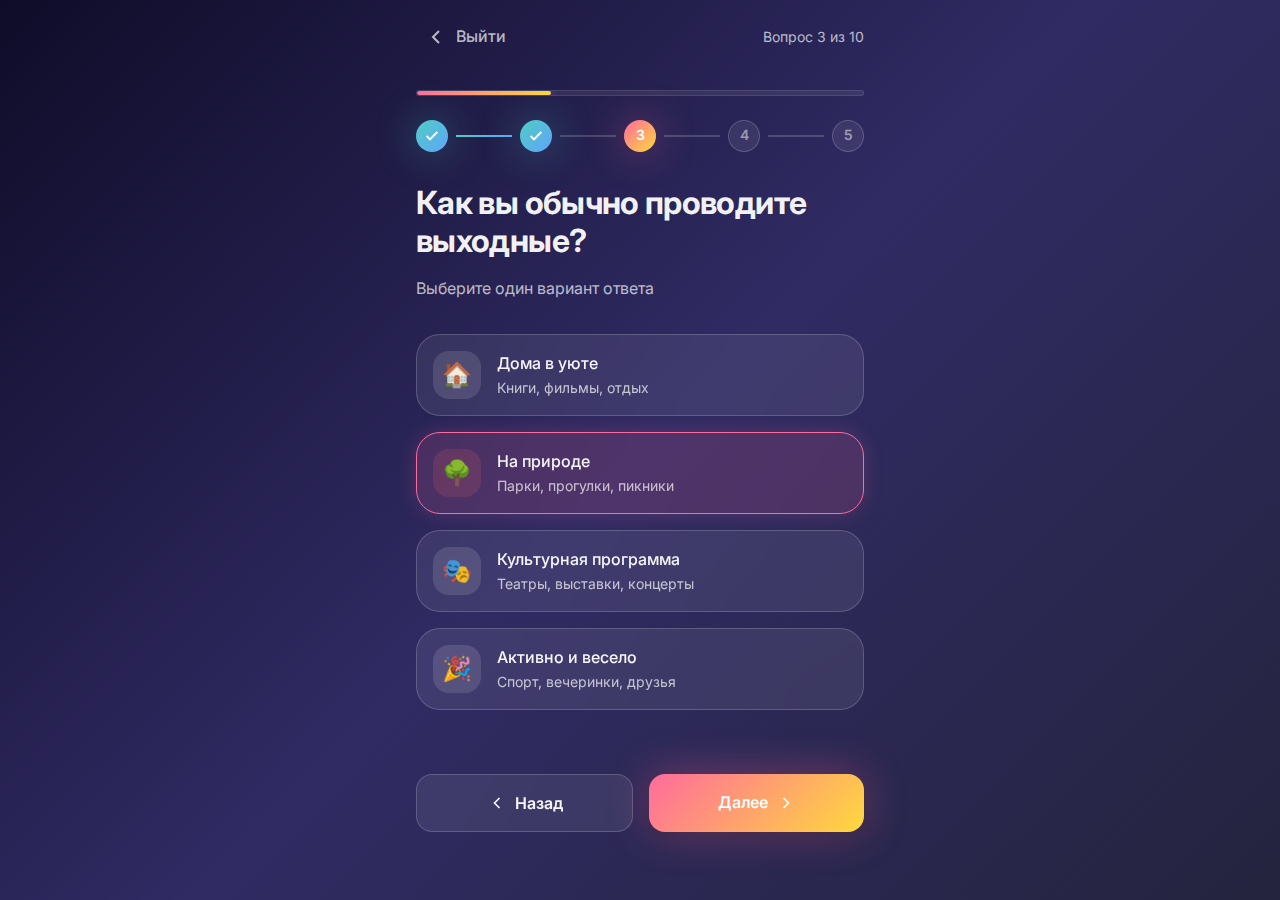
<file: test.html>
<!DOCTYPE html>
<html lang="ru">
<head>
  <meta charset="UTF-8">
  <meta name="viewport" content="width=device-width, initial-scale=1.0">
  <title>Faces & Places - Тест</title>
  <link rel="stylesheet" href="css/styles.css">
  <link rel="preconnect" href="https://fonts.googleapis.com">
  <link rel="preconnect" href="https://fonts.gstatic.com" crossorigin>
  <link href="https://fonts.googleapis.com/css2?family=Inter:wght@400;500;600;700&display=swap" rel="stylesheet">
</head>
<body>
  <div class="page">
    <div class="container">

      <!-- Header -->
      <header class="page-header">
        <a href="index.html" class="back-btn">
          <svg width="24" height="24" viewBox="0 0 24 24" fill="none" stroke="currentColor" stroke-width="2">
            <path d="m15 18-6-6 6-6"/>
          </svg>
          <span>Выйти</span>
        </a>
        <span class="text-muted text-sm">Вопрос 3 из 10</span>
      </header>

      <div class="page-content">

        <!-- Progress -->
        <section class="section">
          <div class="progress-bar mb-lg">
            <div class="progress-fill" style="width: 30%;"></div>
          </div>

          <!-- Progress steps -->
          <div class="progress-steps mb-xl">
            <div class="progress-step completed">
              <svg width="16" height="16" viewBox="0 0 24 24" fill="none" stroke="currentColor" stroke-width="3">
                <polyline points="20 6 9 17 4 12"/>
              </svg>
            </div>
            <div class="progress-line completed"></div>
            <div class="progress-step completed">
              <svg width="16" height="16" viewBox="0 0 24 24" fill="none" stroke="currentColor" stroke-width="3">
                <polyline points="20 6 9 17 4 12"/>
              </svg>
            </div>
            <div class="progress-line"></div>
            <div class="progress-step active">3</div>
            <div class="progress-line"></div>
            <div class="progress-step">4</div>
            <div class="progress-line"></div>
            <div class="progress-step">5</div>
          </div>
        </section>

        <!-- Question -->
        <section class="section">
          <h1 class="heading-2 mb-md">Как вы обычно проводите выходные?</h1>
          <p class="text-muted mb-xl">Выберите один вариант ответа</p>

          <!-- Options -->
          <div class="list gap-md">
            <div class="option-card">
              <div class="flex items-center gap-md">
                <div class="option-card-icon" style="margin-bottom: 0;">🏠</div>
                <div>
                  <div style="font-weight: 500;">Дома в уюте</div>
                  <div class="text-sm text-muted">Книги, фильмы, отдых</div>
                </div>
              </div>
            </div>

            <div class="option-card selected">
              <div class="flex items-center gap-md">
                <div class="option-card-icon" style="margin-bottom: 0; background: rgba(255, 107, 107, 0.15);">🌳</div>
                <div>
                  <div style="font-weight: 500;">На природе</div>
                  <div class="text-sm text-muted">Парки, прогулки, пикники</div>
                </div>
              </div>
            </div>

            <div class="option-card">
              <div class="flex items-center gap-md">
                <div class="option-card-icon" style="margin-bottom: 0;">🎭</div>
                <div>
                  <div style="font-weight: 500;">Культурная программа</div>
                  <div class="text-sm text-muted">Театры, выставки, концерты</div>
                </div>
              </div>
            </div>

            <div class="option-card">
              <div class="flex items-center gap-md">
                <div class="option-card-icon" style="margin-bottom: 0;">🎉</div>
                <div>
                  <div style="font-weight: 500;">Активно и весело</div>
                  <div class="text-sm text-muted">Спорт, вечеринки, друзья</div>
                </div>
              </div>
            </div>
          </div>
        </section>

      </div>

      <!-- Bottom Actions -->
      <div class="page-footer">
        <div class="flex gap-md">
          <button class="btn btn-secondary flex-1">
            <svg width="20" height="20" viewBox="0 0 24 24" fill="none" stroke="currentColor" stroke-width="2">
              <path d="m15 18-6-6 6-6"/>
            </svg>
            Назад
          </button>
          <a href="selection.html" class="btn btn-primary flex-1">
            Далее
            <svg width="20" height="20" viewBox="0 0 24 24" fill="none" stroke="currentColor" stroke-width="2">
              <path d="m9 18 6-6-6-6"/>
            </svg>
          </a>
        </div>
      </div>

    </div>
  </div>
</body>
</html>
</file>
<file: css/styles.css>
/* ===========================================
   Leisure Discovery App - Liquid Glass Design
   Modern glassmorphism with playful accents
   Mobile-first approach
   =========================================== */

/* CSS Variables - Design Tokens */
:root {
  /* Background colors - Deep gradient base */
  --color-bg-start: #0f0c29;
  --color-bg-mid: #302b63;
  --color-bg-end: #24243e;

  /* Glass colors */
  --glass-bg: rgba(255, 255, 255, 0.08);
  --glass-bg-strong: rgba(255, 255, 255, 0.12);
  --glass-bg-light: rgba(255, 255, 255, 0.05);
  --glass-border: rgba(255, 255, 255, 0.18);
  --glass-border-light: rgba(255, 255, 255, 0.1);
  --glass-highlight: rgba(255, 255, 255, 0.25);

  /* Text colors */
  --color-text-primary: rgba(255, 255, 255, 0.95);
  --color-text-secondary: rgba(255, 255, 255, 0.7);
  --color-text-muted: rgba(255, 255, 255, 0.5);

  /* Playful accent colors - Vibrant neon-ish */
  --color-accent-primary: #ff6b9d;      /* Pink coral */
  --color-accent-secondary: #4ecdc4;    /* Teal cyan */
  --color-accent-tertiary: #ffd93d;     /* Warm yellow */
  --color-accent-purple: #a78bfa;       /* Soft purple */
  --color-accent-blue: #60a5fa;         /* Sky blue */

  /* Glow effects */
  --glow-primary: 0 0 40px rgba(255, 107, 157, 0.4);
  --glow-secondary: 0 0 40px rgba(78, 205, 196, 0.4);
  --glow-purple: 0 0 40px rgba(167, 139, 250, 0.4);

  /* Gradients */
  --gradient-bg: linear-gradient(135deg, var(--color-bg-start) 0%, var(--color-bg-mid) 50%, var(--color-bg-end) 100%);
  --gradient-primary: linear-gradient(135deg, #ff6b9d 0%, #ffd93d 100%);
  --gradient-secondary: linear-gradient(135deg, #4ecdc4 0%, #60a5fa 100%);
  --gradient-purple: linear-gradient(135deg, #a78bfa 0%, #ff6b9d 100%);
  --gradient-glass: linear-gradient(135deg, rgba(255,255,255,0.1) 0%, rgba(255,255,255,0.05) 100%);
  --gradient-card-overlay: linear-gradient(180deg, rgba(0,0,0,0) 0%, rgba(0,0,0,0.7) 100%);

  /* Glass effect */
  --blur-glass: blur(20px);
  --blur-glass-strong: blur(30px);

  /* Shadows - Soft and diffused */
  --shadow-sm: 0 2px 8px rgba(0, 0, 0, 0.2);
  --shadow-md: 0 4px 20px rgba(0, 0, 0, 0.25);
  --shadow-lg: 0 8px 32px rgba(0, 0, 0, 0.3);
  --shadow-xl: 0 16px 48px rgba(0, 0, 0, 0.35);
  --shadow-inner: inset 0 1px 1px rgba(255, 255, 255, 0.1);

  /* Border radius - Smooth and rounded */
  --radius-sm: 12px;
  --radius-md: 16px;
  --radius-lg: 24px;
  --radius-xl: 32px;
  --radius-2xl: 40px;
  --radius-full: 9999px;

  /* Spacing */
  --space-xs: 4px;
  --space-sm: 8px;
  --space-md: 16px;
  --space-lg: 24px;
  --space-xl: 32px;
  --space-2xl: 48px;
  --space-3xl: 64px;

  /* Typography */
  --font-family: 'Inter', -apple-system, BlinkMacSystemFont, 'Segoe UI', Roboto, sans-serif;
  --font-size-xs: 0.75rem;
  --font-size-sm: 0.875rem;
  --font-size-base: 1rem;
  --font-size-lg: 1.125rem;
  --font-size-xl: 1.25rem;
  --font-size-2xl: 1.5rem;
  --font-size-3xl: 2rem;
  --font-size-4xl: 2.5rem;

  /* Transitions - Smooth and fluid */
  --transition-fast: 200ms cubic-bezier(0.4, 0, 0.2, 1);
  --transition-normal: 300ms cubic-bezier(0.4, 0, 0.2, 1);
  --transition-slow: 500ms cubic-bezier(0.4, 0, 0.2, 1);
  --transition-bounce: 500ms cubic-bezier(0.68, -0.55, 0.265, 1.55);
}

/* Reset & Base */
*, *::before, *::after {
  box-sizing: border-box;
  margin: 0;
  padding: 0;
}

html {
  font-size: 16px;
  -webkit-font-smoothing: antialiased;
  -moz-osx-font-smoothing: grayscale;
}

body {
  font-family: var(--font-family);
  background: var(--gradient-bg);
  background-attachment: fixed;
  color: var(--color-text-primary);
  line-height: 1.6;
  min-height: 100vh;
  min-height: 100dvh;
}

a {
  color: inherit;
  text-decoration: none;
}

img {
  max-width: 100%;
  height: auto;
  display: block;
}

button {
  font-family: inherit;
  cursor: pointer;
  border: none;
  background: none;
}

input, textarea, select {
  font-family: inherit;
  font-size: inherit;
}

/* ===========================================
   Animated Background Orbs
   =========================================== */

.bg-orbs {
  position: fixed;
  top: 0;
  left: 0;
  right: 0;
  bottom: 0;
  overflow: hidden;
  pointer-events: none;
  z-index: 0;
}

.orb {
  position: absolute;
  border-radius: 50%;
  filter: blur(80px);
  opacity: 0.5;
  animation: float 20s ease-in-out infinite;
}

.orb-1 {
  width: 300px;
  height: 300px;
  background: var(--color-accent-primary);
  top: -150px;
  right: -100px;
  animation-delay: 0s;
}

.orb-2 {
  width: 250px;
  height: 250px;
  background: var(--color-accent-secondary);
  bottom: 10%;
  left: -100px;
  animation-delay: -5s;
}

.orb-3 {
  width: 200px;
  height: 200px;
  background: var(--color-accent-purple);
  top: 40%;
  right: -80px;
  animation-delay: -10s;
}

.orb-4 {
  width: 180px;
  height: 180px;
  background: var(--color-accent-tertiary);
  bottom: 30%;
  left: 20%;
  animation-delay: -15s;
  opacity: 0.3;
}

@keyframes float {
  0%, 100% {
    transform: translate(0, 0) scale(1);
  }
  25% {
    transform: translate(30px, -30px) scale(1.05);
  }
  50% {
    transform: translate(-20px, 20px) scale(0.95);
  }
  75% {
    transform: translate(20px, 10px) scale(1.02);
  }
}

/* ===========================================
   Layout Components
   =========================================== */

.container {
  width: 100%;
  max-width: 480px;
  margin: 0 auto;
  padding: 0 var(--space-md);
  position: relative;
  z-index: 1;
}

.page {
  min-height: 100vh;
  min-height: 100dvh;
  display: flex;
  flex-direction: column;
  position: relative;
}

.page-header {
  padding: var(--space-md) 0;
  display: flex;
  align-items: center;
  justify-content: space-between;
  gap: var(--space-md);
}

.page-content {
  flex: 1;
  padding: var(--space-md) 0;
}

.page-footer {
  padding: var(--space-md) 0;
}

/* ===========================================
   Glass Card - Core Component
   =========================================== */

.glass {
  background: var(--glass-bg);
  backdrop-filter: var(--blur-glass);
  -webkit-backdrop-filter: var(--blur-glass);
  border: 1px solid var(--glass-border);
  border-radius: var(--radius-lg);
  box-shadow: var(--shadow-md), var(--shadow-inner);
  position: relative;
  overflow: hidden;
}

.glass::before {
  content: '';
  position: absolute;
  top: 0;
  left: 0;
  right: 0;
  height: 1px;
  background: linear-gradient(90deg, transparent, var(--glass-highlight), transparent);
  opacity: 0.5;
}

.glass-strong {
  background: var(--glass-bg-strong);
  backdrop-filter: var(--blur-glass-strong);
  -webkit-backdrop-filter: var(--blur-glass-strong);
}

.glass-light {
  background: var(--glass-bg-light);
  border-color: var(--glass-border-light);
}

/* ===========================================
   Typography
   =========================================== */

.heading-1 {
  font-size: var(--font-size-4xl);
  font-weight: 700;
  line-height: 1.1;
  letter-spacing: -0.03em;
}

.heading-2 {
  font-size: var(--font-size-3xl);
  font-weight: 700;
  line-height: 1.2;
  letter-spacing: -0.02em;
}

.heading-3 {
  font-size: var(--font-size-2xl);
  font-weight: 600;
  line-height: 1.3;
  letter-spacing: -0.01em;
}

.heading-4 {
  font-size: var(--font-size-xl);
  font-weight: 600;
  line-height: 1.4;
}

.text-lg { font-size: var(--font-size-lg); }
.text-sm { font-size: var(--font-size-sm); }
.text-xs { font-size: var(--font-size-xs); }

.text-muted { color: var(--color-text-secondary); }
.text-faded { color: var(--color-text-muted); }
.text-center { text-align: center; }

.text-gradient {
  background: var(--gradient-primary);
  -webkit-background-clip: text;
  -webkit-text-fill-color: transparent;
  background-clip: text;
}

/* ===========================================
   Buttons
   =========================================== */

.btn {
  display: inline-flex;
  align-items: center;
  justify-content: center;
  gap: var(--space-sm);
  padding: var(--space-md) var(--space-lg);
  border-radius: var(--radius-md);
  font-weight: 600;
  font-size: var(--font-size-base);
  transition: all var(--transition-fast);
  white-space: nowrap;
  position: relative;
  overflow: hidden;
}

.btn-primary {
  background: var(--gradient-primary);
  color: white;
  box-shadow: var(--shadow-md), var(--glow-primary);
}

.btn-primary:hover {
  transform: translateY(-2px) scale(1.02);
  box-shadow: var(--shadow-lg), 0 0 60px rgba(255, 107, 157, 0.5);
}

.btn-primary:active {
  transform: translateY(0) scale(0.98);
}

.btn-secondary {
  background: var(--glass-bg);
  backdrop-filter: var(--blur-glass);
  -webkit-backdrop-filter: var(--blur-glass);
  border: 1px solid var(--glass-border);
  color: var(--color-text-primary);
}

.btn-secondary:hover {
  background: var(--glass-bg-strong);
  border-color: var(--color-accent-primary);
  box-shadow: var(--glow-primary);
}

.btn-accent {
  background: var(--gradient-secondary);
  color: white;
  box-shadow: var(--shadow-md), var(--glow-secondary);
}

.btn-accent:hover {
  transform: translateY(-2px);
  box-shadow: var(--shadow-lg), 0 0 60px rgba(78, 205, 196, 0.5);
}

.btn-ghost {
  background: transparent;
  color: var(--color-text-secondary);
  border: 1px solid transparent;
}

.btn-ghost:hover {
  color: var(--color-text-primary);
  background: var(--glass-bg-light);
  border-color: var(--glass-border-light);
}

.btn-lg {
  padding: var(--space-lg) var(--space-xl);
  font-size: var(--font-size-lg);
  border-radius: var(--radius-lg);
}

.btn-sm {
  padding: var(--space-sm) var(--space-md);
  font-size: var(--font-size-sm);
  border-radius: var(--radius-sm);
}

.btn-full { width: 100%; }

.btn-icon {
  width: 48px;
  height: 48px;
  padding: 0;
  border-radius: var(--radius-full);
}

.btn-icon-sm {
  width: 36px;
  height: 36px;
  padding: 0;
  border-radius: var(--radius-full);
}

/* CTA Button - Extra standout */
.btn-cta {
  background: var(--gradient-primary);
  color: white;
  padding: var(--space-lg) var(--space-xl);
  font-size: var(--font-size-lg);
  border-radius: var(--radius-xl);
  box-shadow:
    var(--shadow-xl),
    0 0 60px rgba(255, 107, 157, 0.4),
    0 0 100px rgba(255, 107, 157, 0.2);
  position: relative;
  overflow: hidden;
  animation: pulse-glow 3s ease-in-out infinite;
}

.btn-cta::before {
  content: '';
  position: absolute;
  top: 0;
  left: -100%;
  width: 100%;
  height: 100%;
  background: linear-gradient(90deg, transparent, rgba(255,255,255,0.3), transparent);
  animation: shine 3s ease-in-out infinite;
}

.btn-cta:hover {
  transform: translateY(-4px) scale(1.02);
  box-shadow:
    var(--shadow-xl),
    0 0 80px rgba(255, 107, 157, 0.5),
    0 0 120px rgba(255, 107, 157, 0.3);
}

@keyframes pulse-glow {
  0%, 100% {
    box-shadow:
      var(--shadow-xl),
      0 0 60px rgba(255, 107, 157, 0.4),
      0 0 100px rgba(255, 107, 157, 0.2);
  }
  50% {
    box-shadow:
      var(--shadow-xl),
      0 0 80px rgba(255, 107, 157, 0.5),
      0 0 120px rgba(255, 107, 157, 0.3);
  }
}

@keyframes shine {
  0% { left: -100%; }
  50%, 100% { left: 100%; }
}

/* ===========================================
   Form Elements
   =========================================== */

.form-group {
  margin-bottom: var(--space-lg);
}

.form-label {
  display: block;
  margin-bottom: var(--space-sm);
  font-weight: 500;
  font-size: var(--font-size-sm);
  color: var(--color-text-secondary);
}

.form-input {
  width: 100%;
  padding: var(--space-md);
  border: 1px solid var(--glass-border);
  border-radius: var(--radius-md);
  background: var(--glass-bg);
  backdrop-filter: var(--blur-glass);
  -webkit-backdrop-filter: var(--blur-glass);
  font-size: var(--font-size-base);
  color: var(--color-text-primary);
  transition: all var(--transition-fast);
}

.form-input:focus {
  outline: none;
  border-color: var(--color-accent-primary);
  box-shadow: 0 0 0 3px rgba(255, 107, 157, 0.2);
}

.form-input::placeholder {
  color: var(--color-text-muted);
}

.form-input-icon {
  position: relative;
}

.form-input-icon .form-input {
  padding-left: 48px;
}

.form-input-icon .icon {
  position: absolute;
  left: var(--space-md);
  top: 50%;
  transform: translateY(-50%);
  color: var(--color-text-muted);
}

/* ===========================================
   Cards - Glass Style
   =========================================== */

.card {
  background: var(--glass-bg);
  backdrop-filter: var(--blur-glass);
  -webkit-backdrop-filter: var(--blur-glass);
  border: 1px solid var(--glass-border);
  border-radius: var(--radius-lg);
  box-shadow: var(--shadow-md);
  overflow: hidden;
  transition: all var(--transition-normal);
  position: relative;
}

.card::before {
  content: '';
  position: absolute;
  top: 0;
  left: 0;
  right: 0;
  height: 1px;
  background: linear-gradient(90deg, transparent, var(--glass-highlight), transparent);
}

.card:hover {
  transform: translateY(-4px);
  box-shadow: var(--shadow-lg);
  border-color: rgba(255, 255, 255, 0.25);
}

.card-image {
  position: relative;
  aspect-ratio: 16 / 10;
  background: var(--glass-bg-light);
  overflow: hidden;
}

.card-image img {
  width: 100%;
  height: 100%;
  object-fit: cover;
}

.card-image-overlay {
  position: absolute;
  bottom: 0;
  left: 0;
  right: 0;
  padding: var(--space-lg);
  background: var(--gradient-card-overlay);
  color: white;
}

.card-body {
  padding: var(--space-md);
}

.card-title {
  font-size: var(--font-size-lg);
  font-weight: 600;
  margin-bottom: var(--space-xs);
}

.card-subtitle {
  font-size: var(--font-size-sm);
  color: var(--color-text-secondary);
}

.card-badge {
  position: absolute;
  top: var(--space-md);
  left: var(--space-md);
  padding: var(--space-xs) var(--space-sm);
  background: var(--glass-bg-strong);
  backdrop-filter: var(--blur-glass);
  -webkit-backdrop-filter: var(--blur-glass);
  border: 1px solid var(--glass-border);
  color: white;
  border-radius: var(--radius-sm);
  font-size: var(--font-size-xs);
  font-weight: 600;
}

.card-badge-accent {
  background: var(--gradient-primary);
  border: none;
}

.card-favorite {
  position: absolute;
  top: var(--space-md);
  right: var(--space-md);
}

/* Horizontal card variant */
.card-horizontal {
  display: flex;
  gap: var(--space-md);
}

.card-horizontal .card-image {
  width: 100px;
  height: 100px;
  aspect-ratio: 1;
  flex-shrink: 0;
  border-radius: var(--radius-md);
}

.card-horizontal .card-body {
  flex: 1;
  padding: var(--space-sm) 0;
  display: flex;
  flex-direction: column;
  justify-content: center;
}

/* ===========================================
   Mosaic Grid - Collections
   =========================================== */

.mosaic-grid {
  display: grid;
  grid-template-columns: repeat(2, 1fr);
  gap: var(--space-md);
}

.mosaic-item {
  position: relative;
  border-radius: var(--radius-lg);
  overflow: hidden;
  background: var(--glass-bg);
  backdrop-filter: var(--blur-glass);
  -webkit-backdrop-filter: var(--blur-glass);
  border: 1px solid var(--glass-border);
  transition: all var(--transition-normal);
  display: flex;
  flex-direction: column;
  justify-content: flex-end;
  min-height: 120px;
}

.mosaic-item::before {
  content: '';
  position: absolute;
  top: 0;
  left: 0;
  right: 0;
  height: 1px;
  background: linear-gradient(90deg, transparent, var(--glass-highlight), transparent);
  z-index: 1;
}

.mosaic-item:hover {
  transform: translateY(-4px) scale(1.02);
  box-shadow: var(--shadow-lg);
}

/* Size variations */
.mosaic-item-tall {
  grid-row: span 2;
  min-height: 260px;
}

.mosaic-item-wide {
  grid-column: span 2;
}

/* Mosaic backgrounds */
.mosaic-bg {
  position: absolute;
  top: 0;
  left: 0;
  right: 0;
  bottom: 0;
  opacity: 0.6;
  transition: opacity var(--transition-normal);
}

.mosaic-item:hover .mosaic-bg {
  opacity: 0.8;
}

.mosaic-content {
  position: relative;
  z-index: 1;
  padding: var(--space-md);
  background: linear-gradient(to top, rgba(0,0,0,0.6) 0%, transparent 100%);
}

.mosaic-icon {
  font-size: 32px;
  margin-bottom: var(--space-sm);
  filter: drop-shadow(0 2px 4px rgba(0,0,0,0.3));
}

.mosaic-title {
  font-weight: 600;
  font-size: var(--font-size-base);
  color: white;
  text-shadow: 0 1px 2px rgba(0,0,0,0.3);
}

.mosaic-count {
  font-size: var(--font-size-xs);
  color: rgba(255,255,255,0.8);
  margin-top: var(--space-xs);
}

/* Special cards in mosaic */
.mosaic-item-favorites {
  background: linear-gradient(135deg, rgba(255, 107, 157, 0.3) 0%, rgba(167, 139, 250, 0.3) 100%);
}

.mosaic-item-popular {
  background: linear-gradient(135deg, rgba(78, 205, 196, 0.3) 0%, rgba(96, 165, 250, 0.3) 100%);
}

/* ===========================================
   Tags & Badges
   =========================================== */

.tag {
  display: inline-flex;
  align-items: center;
  gap: var(--space-xs);
  padding: var(--space-xs) var(--space-sm);
  background: var(--glass-bg);
  backdrop-filter: var(--blur-glass);
  -webkit-backdrop-filter: var(--blur-glass);
  border: 1px solid var(--glass-border-light);
  border-radius: var(--radius-full);
  font-size: var(--font-size-sm);
  font-weight: 500;
  color: var(--color-text-primary);
  transition: all var(--transition-fast);
}

.tag:hover {
  background: var(--glass-bg-strong);
}

.tag-accent {
  background: rgba(255, 107, 157, 0.2);
  border-color: rgba(255, 107, 157, 0.3);
  color: var(--color-accent-primary);
}

.tag-teal {
  background: rgba(78, 205, 196, 0.2);
  border-color: rgba(78, 205, 196, 0.3);
  color: var(--color-accent-secondary);
}

.tag-purple {
  background: rgba(167, 139, 250, 0.2);
  border-color: rgba(167, 139, 250, 0.3);
  color: var(--color-accent-purple);
}

.tag-yellow {
  background: rgba(255, 217, 61, 0.2);
  border-color: rgba(255, 217, 61, 0.3);
  color: var(--color-accent-tertiary);
}

.tags {
  display: flex;
  flex-wrap: wrap;
  gap: var(--space-sm);
}

/* ===========================================
   Navigation - Glass Bottom Nav
   =========================================== */

.nav-bottom {
  position: fixed;
  bottom: 0;
  left: 0;
  right: 0;
  background: var(--glass-bg);
  backdrop-filter: var(--blur-glass-strong);
  -webkit-backdrop-filter: var(--blur-glass-strong);
  border-top: 1px solid var(--glass-border);
  padding: var(--space-sm) 0;
  padding-bottom: calc(var(--space-sm) + env(safe-area-inset-bottom, 0px));
  z-index: 100;
}

.nav-bottom::before {
  content: '';
  position: absolute;
  top: 0;
  left: 0;
  right: 0;
  height: 1px;
  background: linear-gradient(90deg, transparent, var(--glass-highlight), transparent);
}

.nav-bottom-inner {
  max-width: 480px;
  margin: 0 auto;
  display: flex;
  justify-content: space-around;
  align-items: center;
}

.nav-item {
  display: flex;
  flex-direction: column;
  align-items: center;
  gap: var(--space-xs);
  padding: var(--space-sm);
  color: var(--color-text-muted);
  transition: all var(--transition-fast);
  border-radius: var(--radius-md);
}

.nav-item:hover {
  color: var(--color-text-secondary);
  background: var(--glass-bg-light);
}

.nav-item.active {
  color: var(--color-accent-primary);
}

.nav-item.active svg {
  filter: drop-shadow(0 0 8px var(--color-accent-primary));
}

.nav-item-label {
  font-size: var(--font-size-xs);
  font-weight: 500;
}

/* Back button */
.back-btn {
  display: flex;
  align-items: center;
  gap: var(--space-sm);
  color: var(--color-text-secondary);
  font-weight: 500;
  transition: all var(--transition-fast);
  padding: var(--space-sm);
  border-radius: var(--radius-md);
}

.back-btn:hover {
  color: var(--color-text-primary);
  background: var(--glass-bg-light);
}

/* ===========================================
   Logo
   =========================================== */

.logo {
  font-size: var(--font-size-xl);
  font-weight: 700;
  display: flex;
  align-items: center;
  gap: var(--space-sm);
}

.logo-icon {
  width: 36px;
  height: 36px;
  background: var(--gradient-primary);
  border-radius: var(--radius-sm);
  display: flex;
  align-items: center;
  justify-content: center;
  color: white;
  box-shadow: var(--glow-primary);
}

/* ===========================================
   Search Bar - Glass Style
   =========================================== */

.search-bar {
  display: flex;
  align-items: center;
  gap: var(--space-sm);
  padding: var(--space-sm) var(--space-md);
  background: var(--glass-bg);
  backdrop-filter: var(--blur-glass);
  -webkit-backdrop-filter: var(--blur-glass);
  border: 1px solid var(--glass-border);
  border-radius: var(--radius-full);
  transition: all var(--transition-fast);
}

.search-bar:focus-within {
  border-color: var(--color-accent-primary);
  box-shadow: 0 0 0 3px rgba(255, 107, 157, 0.15);
}

.search-bar input {
  flex: 1;
  border: none;
  background: none;
  outline: none;
  font-size: var(--font-size-base);
  color: var(--color-text-primary);
}

.search-bar input::placeholder {
  color: var(--color-text-muted);
}

.search-bar .icon {
  color: var(--color-text-muted);
}

/* ===========================================
   Progress & Test
   =========================================== */

.progress-bar {
  width: 100%;
  height: 6px;
  background: var(--glass-bg);
  border-radius: var(--radius-full);
  overflow: hidden;
  border: 1px solid var(--glass-border-light);
}

.progress-fill {
  height: 100%;
  background: var(--gradient-primary);
  border-radius: var(--radius-full);
  transition: width var(--transition-normal);
  box-shadow: 0 0 10px rgba(255, 107, 157, 0.5);
}

.progress-steps {
  display: flex;
  align-items: center;
  gap: var(--space-sm);
}

.progress-step {
  width: 32px;
  height: 32px;
  border-radius: 50%;
  display: flex;
  align-items: center;
  justify-content: center;
  font-weight: 600;
  font-size: var(--font-size-sm);
  background: var(--glass-bg);
  border: 1px solid var(--glass-border);
  color: var(--color-text-muted);
  transition: all var(--transition-fast);
}

.progress-step.active {
  background: var(--gradient-primary);
  border: none;
  color: white;
  box-shadow: var(--glow-primary);
}

.progress-step.completed {
  background: var(--gradient-secondary);
  border: none;
  color: white;
  box-shadow: var(--glow-secondary);
}

.progress-line {
  flex: 1;
  height: 2px;
  background: var(--glass-border);
}

.progress-line.completed {
  background: var(--gradient-secondary);
}

/* Option cards for test */
.option-card {
  padding: var(--space-md);
  border: 1px solid var(--glass-border);
  border-radius: var(--radius-lg);
  background: var(--glass-bg);
  backdrop-filter: var(--blur-glass);
  -webkit-backdrop-filter: var(--blur-glass);
  cursor: pointer;
  transition: all var(--transition-fast);
}

.option-card:hover {
  border-color: var(--color-accent-primary);
  background: var(--glass-bg-strong);
}

.option-card.selected {
  border-color: var(--color-accent-primary);
  background: rgba(255, 107, 157, 0.15);
  box-shadow: 0 0 20px rgba(255, 107, 157, 0.2);
}

.option-card-icon {
  width: 48px;
  height: 48px;
  border-radius: var(--radius-md);
  background: var(--glass-bg-strong);
  display: flex;
  align-items: center;
  justify-content: center;
  font-size: 24px;
}

/* ===========================================
   Lists
   =========================================== */

.list {
  display: flex;
  flex-direction: column;
  gap: var(--space-md);
}

.list-item {
  display: flex;
  align-items: center;
  gap: var(--space-md);
  padding: var(--space-md);
  background: var(--glass-bg);
  backdrop-filter: var(--blur-glass);
  -webkit-backdrop-filter: var(--blur-glass);
  border: 1px solid var(--glass-border-light);
  border-radius: var(--radius-md);
  transition: all var(--transition-fast);
}

.list-item:hover {
  background: var(--glass-bg-strong);
  border-color: var(--glass-border);
}

.list-item-icon {
  width: 44px;
  height: 44px;
  border-radius: var(--radius-md);
  background: var(--glass-bg-strong);
  display: flex;
  align-items: center;
  justify-content: center;
  flex-shrink: 0;
}

.list-item-content {
  flex: 1;
}

.list-item-action {
  color: var(--color-text-muted);
}

/* ===========================================
   Section
   =========================================== */

.section {
  margin-bottom: var(--space-xl);
}

.section-header {
  display: flex;
  align-items: center;
  justify-content: space-between;
  margin-bottom: var(--space-md);
}

.section-title {
  font-size: var(--font-size-lg);
  font-weight: 600;
}

.section-link {
  font-size: var(--font-size-sm);
  color: var(--color-accent-primary);
  font-weight: 500;
  transition: all var(--transition-fast);
}

.section-link:hover {
  color: var(--color-accent-secondary);
}

/* ===========================================
   Divider
   =========================================== */

.divider {
  height: 1px;
  background: var(--glass-border);
  margin: var(--space-lg) 0;
}

/* ===========================================
   Empty State
   =========================================== */

.empty-state {
  text-align: center;
  padding: var(--space-3xl) var(--space-lg);
}

.empty-state-icon {
  width: 80px;
  height: 80px;
  margin: 0 auto var(--space-lg);
  background: var(--glass-bg);
  backdrop-filter: var(--blur-glass);
  -webkit-backdrop-filter: var(--blur-glass);
  border: 1px solid var(--glass-border);
  border-radius: 50%;
  display: flex;
  align-items: center;
  justify-content: center;
  font-size: 32px;
}

.empty-state-title {
  font-size: var(--font-size-xl);
  font-weight: 600;
  margin-bottom: var(--space-sm);
}

.empty-state-text {
  color: var(--color-text-secondary);
  margin-bottom: var(--space-lg);
}

/* ===========================================
   Utilities
   =========================================== */

.flex { display: flex; }
.flex-col { flex-direction: column; }
.flex-1 { flex: 1; }
.items-center { align-items: center; }
.items-end { align-items: flex-end; }
.justify-center { justify-content: center; }
.justify-between { justify-content: space-between; }
.flex-wrap { flex-wrap: wrap; }

.gap-xs { gap: var(--space-xs); }
.gap-sm { gap: var(--space-sm); }
.gap-md { gap: var(--space-md); }
.gap-lg { gap: var(--space-lg); }
.gap-xl { gap: var(--space-xl); }

.mt-xs { margin-top: var(--space-xs); }
.mt-sm { margin-top: var(--space-sm); }
.mt-md { margin-top: var(--space-md); }
.mt-lg { margin-top: var(--space-lg); }
.mt-xl { margin-top: var(--space-xl); }
.mt-2xl { margin-top: var(--space-2xl); }

.mb-xs { margin-bottom: var(--space-xs); }
.mb-sm { margin-bottom: var(--space-sm); }
.mb-md { margin-bottom: var(--space-md); }
.mb-lg { margin-bottom: var(--space-lg); }
.mb-xl { margin-bottom: var(--space-xl); }
.mb-2xl { margin-bottom: var(--space-2xl); }

.p-sm { padding: var(--space-sm); }
.p-md { padding: var(--space-md); }
.p-lg { padding: var(--space-lg); }
.p-xl { padding: var(--space-xl); }

.w-full { width: 100%; }

.relative { position: relative; }
.overflow-hidden { overflow: hidden; }

.has-bottom-nav {
  padding-bottom: 90px;
}

/* ===========================================
   Icons
   =========================================== */

.icon {
  width: 24px;
  height: 24px;
  display: inline-flex;
  align-items: center;
  justify-content: center;
}

.icon-sm { width: 20px; height: 20px; }
.icon-lg { width: 32px; height: 32px; }

/* ===========================================
   Glow Accents
   =========================================== */

.glow-pink {
  box-shadow: var(--glow-primary);
}

.glow-teal {
  box-shadow: var(--glow-secondary);
}

.glow-purple {
  box-shadow: var(--glow-purple);
}

/* ===========================================
   Toggle Switch
   =========================================== */

.toggle {
  width: 52px;
  height: 28px;
  background: var(--glass-bg);
  border: 1px solid var(--glass-border);
  border-radius: 14px;
  position: relative;
  cursor: pointer;
  transition: all var(--transition-fast);
}

.toggle::after {
  content: '';
  width: 22px;
  height: 22px;
  background: white;
  border-radius: 50%;
  position: absolute;
  top: 2px;
  left: 2px;
  transition: all var(--transition-fast);
  box-shadow: var(--shadow-sm);
}

.toggle.active {
  background: var(--gradient-secondary);
  border-color: transparent;
}

.toggle.active::after {
  left: 26px;
}

/* ===========================================
   Animations
   =========================================== */

@keyframes fadeIn {
  from { opacity: 0; transform: translateY(10px); }
  to { opacity: 1; transform: translateY(0); }
}

.animate-fade-in {
  animation: fadeIn 0.5s ease forwards;
}

@keyframes slideUp {
  from { opacity: 0; transform: translateY(20px); }
  to { opacity: 1; transform: translateY(0); }
}

.animate-slide-up {
  animation: slideUp 0.5s ease forwards;
}

/* Stagger children animations */
.stagger-children > * {
  opacity: 0;
  animation: fadeIn 0.4s ease forwards;
}

.stagger-children > *:nth-child(1) { animation-delay: 0.1s; }
.stagger-children > *:nth-child(2) { animation-delay: 0.2s; }
.stagger-children > *:nth-child(3) { animation-delay: 0.3s; }
.stagger-children > *:nth-child(4) { animation-delay: 0.4s; }
.stagger-children > *:nth-child(5) { animation-delay: 0.5s; }
.stagger-children > *:nth-child(6) { animation-delay: 0.6s; }
</file>
